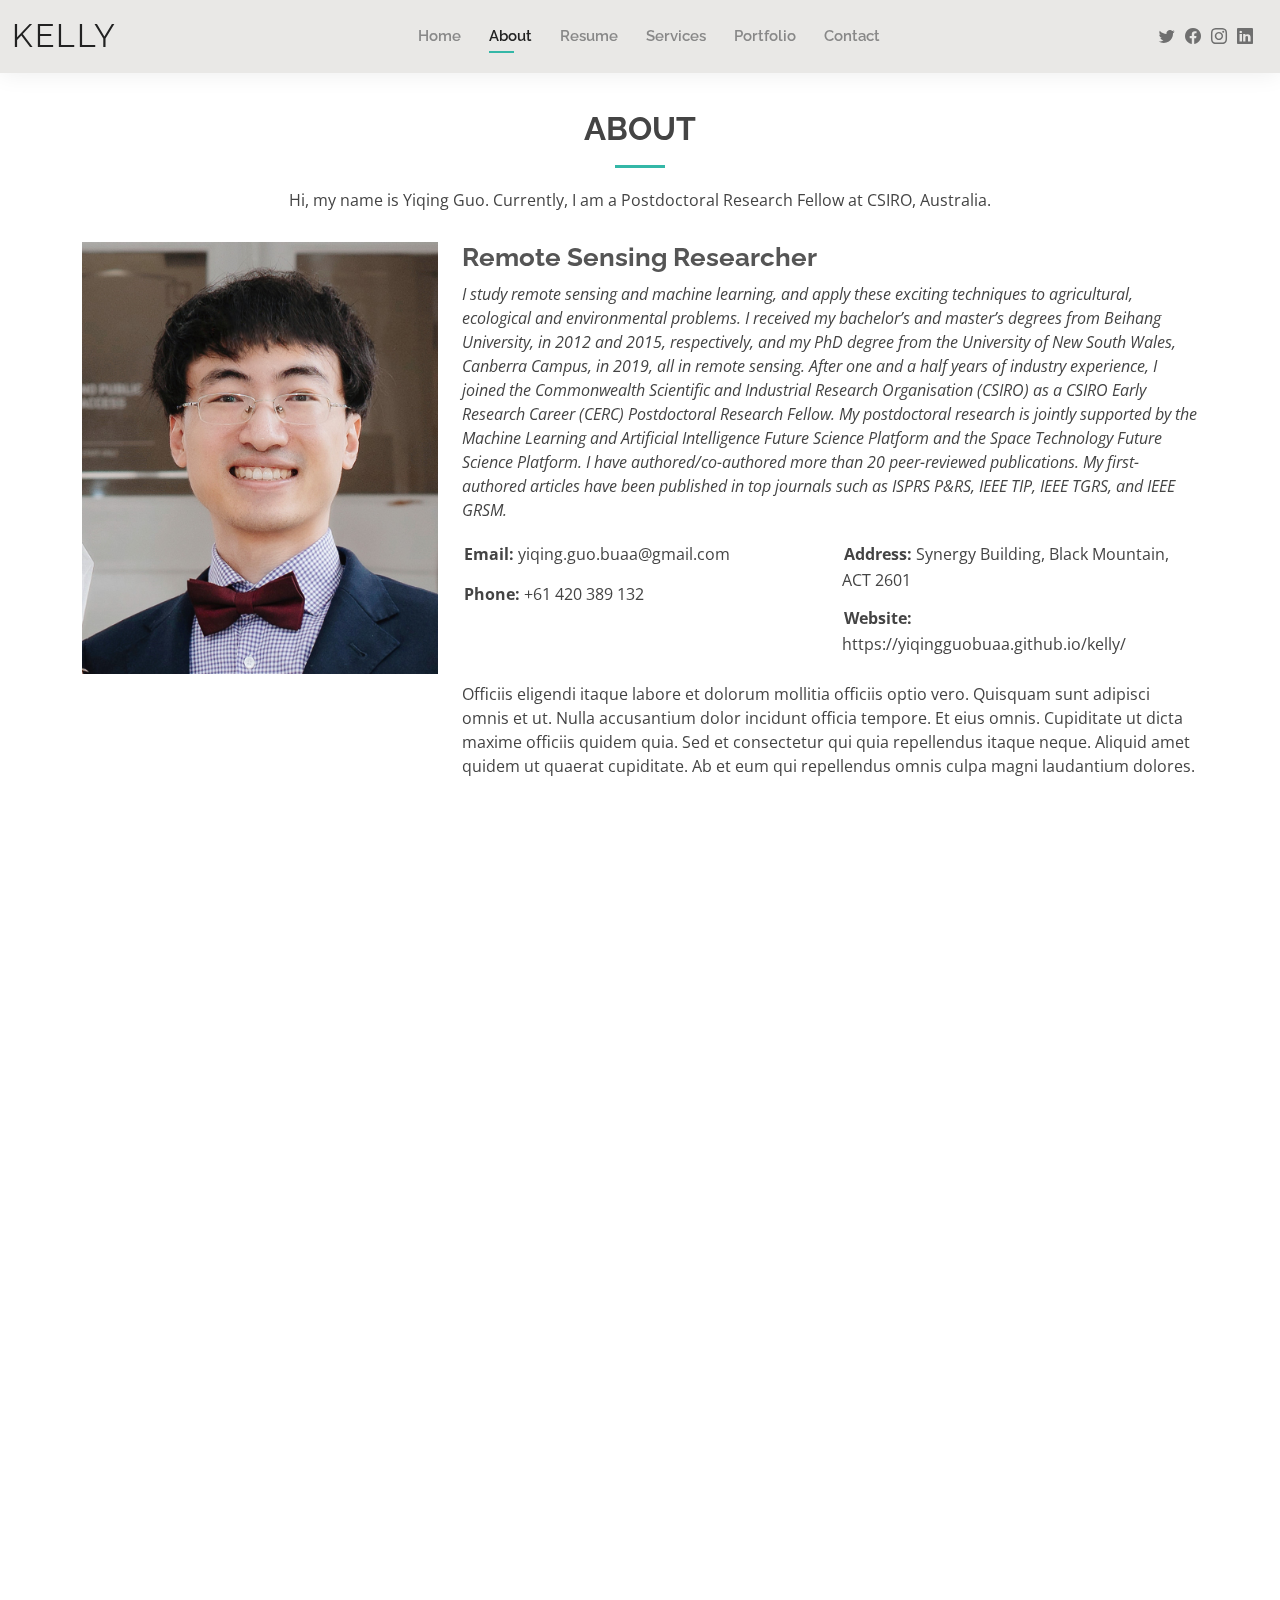
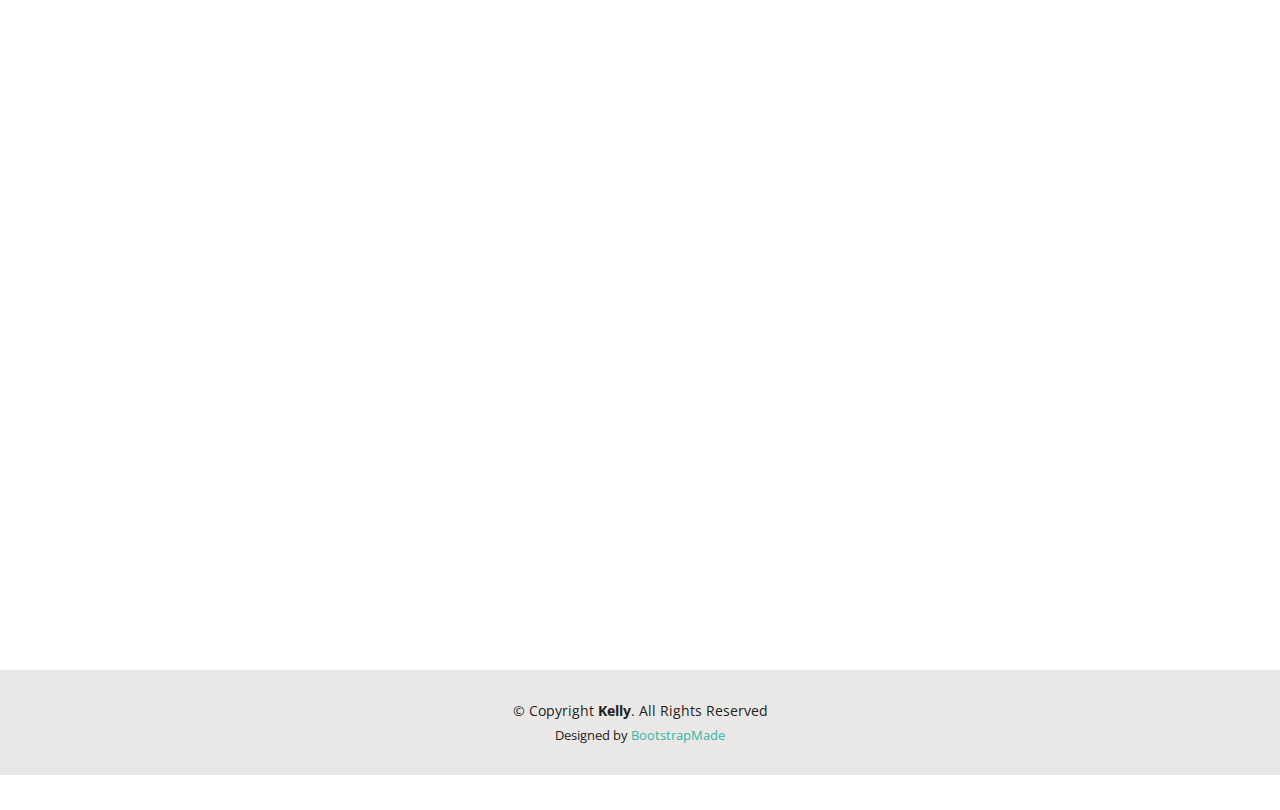
<file: about.html>
<!DOCTYPE html>
<html lang="en">

<head>
  <meta charset="utf-8">
  <meta content="width=device-width, initial-scale=1.0" name="viewport">

  <title>About - Kelly Bootstrap Template</title>
  <meta content="" name="description">
  <meta content="" name="keywords">

  <!-- Favicons -->
  <link href="assets/img/favicon.png" rel="icon">
  <link href="assets/img/apple-touch-icon.png" rel="apple-touch-icon">

  <!-- Google Fonts -->
  <link href="https://fonts.googleapis.com/css?family=Open+Sans:300,300i,400,400i,600,600i,700,700i|Raleway:300,300i,400,400i,500,500i,600,600i,700,700i|Poppins:300,300i,400,400i,500,500i,600,600i,700,700i" rel="stylesheet">

  <!-- Vendor CSS Files -->
  <link href="assets/vendor/aos/aos.css" rel="stylesheet">
  <link href="assets/vendor/bootstrap/css/bootstrap.min.css" rel="stylesheet">
  <link href="assets/vendor/bootstrap-icons/bootstrap-icons.css" rel="stylesheet">
  <link href="assets/vendor/boxicons/css/boxicons.min.css" rel="stylesheet">
  <link href="assets/vendor/glightbox/css/glightbox.min.css" rel="stylesheet">
  <link href="assets/vendor/swiper/swiper-bundle.min.css" rel="stylesheet">

  <!-- Template Main CSS File -->
  <link href="assets/css/style.css" rel="stylesheet">

  <!-- =======================================================
  * Template Name: Kelly - v4.9.1
  * Template URL: https://bootstrapmade.com/kelly-free-bootstrap-cv-resume-html-template/
  * Author: BootstrapMade.com
  * License: https://bootstrapmade.com/license/
  ======================================================== -->
</head>

<body>

  <!-- ======= Header ======= -->
  <header id="header" class="fixed-top">
    <div class="container-fluid d-flex justify-content-between align-items-center">

      <h1 class="logo me-auto me-lg-0"><a href="index.html">Kelly</a></h1>
      <!-- Uncomment below if you prefer to use an image logo -->
      <!-- <a href="index.html" class="logo"><img src="assets/img/logo.png" alt="" class="img-fluid"></a>-->

      <nav id="navbar" class="navbar order-last order-lg-0">
        <ul>
          <li><a href="index.html">Home</a></li>
          <li><a class="active" href="about.html">About</a></li>
          <li><a href="resume.html">Resume</a></li>
          <li><a href="services.html">Services</a></li>
          <li><a href="portfolio.html">Portfolio</a></li>
          <li><a href="contact.html">Contact</a></li>
        </ul>
        <i class="bi bi-list mobile-nav-toggle"></i>
      </nav><!-- .navbar -->

      <div class="header-social-links">
        <a href="#" class="twitter"><i class="bi bi-twitter"></i></a>
        <a href="#" class="facebook"><i class="bi bi-facebook"></i></a>
        <a href="#" class="instagram"><i class="bi bi-instagram"></i></a>
        <a href="#" class="linkedin"><i class="bi bi-linkedin"></i></i></a>
      </div>

    </div>

  </header><!-- End Header -->

  <main id="main">

    <!-- ======= About Section ======= -->
    <section id="about" class="about">
      <div class="container" data-aos="fade-up">

        <div class="section-title">
          <h2>About</h2>
          <p>Hi, my name is Yiqing Guo. Currently, I am a Postdoctoral Research Fellow at CSIRO, Australia.</p>

        </div>

        <div class="row">
          <div class="col-lg-4">
            <img src="assets/img/yiqing_guo_photo.jpg" class="img-fluid" alt="">
          </div>
          <div class="col-lg-8 pt-4 pt-lg-0 content">
            <h3>Remote Sensing Researcher</h3>
            <p class="fst-italic">
              I study remote sensing and machine learning, and apply these exciting techniques to agricultural, ecological and environmental problems.
            I received my bachelor’s and master’s degrees from Beihang University, in 2012 and 2015, respectively, and my PhD degree from the University of New South Wales, Canberra Campus, in 2019, all in remote sensing.
            After one and a half years of industry experience, I joined the Commonwealth Scientific and Industrial Research Organisation (CSIRO) as a CSIRO Early Research Career (CERC) Postdoctoral Research Fellow. My postdoctoral research is jointly supported by the Machine Learning and Artificial Intelligence Future Science Platform and the Space Technology Future Science Platform.
            I have authored/co-authored more than 20 peer-reviewed publications. My first-authored articles have been published in top journals such as ISPRS P&RS, IEEE TIP, IEEE TGRS, and IEEE GRSM.
            </p>
            <div class="row">
              <div class="col-lg-6">
                <ul>
                  <li><i class="bi bi-rounded-right"></i> <strong>Email:</strong> yiqing.guo.buaa@gmail.com</li>
                  <li><i class="bi bi-rounded-right"></i> <strong>Phone:</strong> +61 420 389 132</li>
                  </ul>
              </div>
              <div class="col-lg-6">
                <ul>
                  <li><i class="bi bi-rounded-right"></i> <strong>Address:</strong> Synergy Building, Black Mountain, ACT 2601</li>
                  <li><i class="bi bi-rounded-right"></i> <strong>Website:</strong> https://yiqingguobuaa.github.io/kelly/</li>
                </ul>
              </div>
            </div>
            <p>
              Officiis eligendi itaque labore et dolorum mollitia officiis optio vero. Quisquam sunt adipisci omnis et ut. Nulla accusantium dolor incidunt officia tempore. Et eius omnis.
              Cupiditate ut dicta maxime officiis quidem quia. Sed et consectetur qui quia repellendus itaque neque. Aliquid amet quidem ut quaerat cupiditate. Ab et eum qui repellendus omnis culpa magni laudantium dolores.
            </p>
          </div>
        </div>

      </div>
    </section><!-- End About Section -->

    <!-- ======= Skills Section ======= -->
    <section id="skills" class="skills">
      <div class="container" data-aos="fade-up">

        <div class="section-title">
          <h2>Skills</h2>
          <p>Magnam dolores commodi suscipit. Necessitatibus eius consequatur ex aliquid fuga eum quidem. Sit sint consectetur velit. Quisquam quos quisquam cupiditate. Et nemo qui impedit suscipit alias ea. Quia fugiat sit in iste officiis commodi quidem hic quas.</p>
        </div>

        <div class="row skills-content">

          <div class="col-lg-6">

            <div class="progress">
              <span class="skill">HTML <i class="val">100%</i></span>
              <div class="progress-bar-wrap">
                <div class="progress-bar" role="progressbar" aria-valuenow="100" aria-valuemin="0" aria-valuemax="100"></div>
              </div>
            </div>

            <div class="progress">
              <span class="skill">CSS <i class="val">90%</i></span>
              <div class="progress-bar-wrap">
                <div class="progress-bar" role="progressbar" aria-valuenow="90" aria-valuemin="0" aria-valuemax="100"></div>
              </div>
            </div>

            <div class="progress">
              <span class="skill">JavaScript <i class="val">75%</i></span>
              <div class="progress-bar-wrap">
                <div class="progress-bar" role="progressbar" aria-valuenow="75" aria-valuemin="0" aria-valuemax="100"></div>
              </div>
            </div>

          </div>

          <div class="col-lg-6">

            <div class="progress">
              <span class="skill">PHP <i class="val">80%</i></span>
              <div class="progress-bar-wrap">
                <div class="progress-bar" role="progressbar" aria-valuenow="80" aria-valuemin="0" aria-valuemax="100"></div>
              </div>
            </div>

            <div class="progress">
              <span class="skill">WordPress/CMS <i class="val">90%</i></span>
              <div class="progress-bar-wrap">
                <div class="progress-bar" role="progressbar" aria-valuenow="90" aria-valuemin="0" aria-valuemax="100"></div>
              </div>
            </div>

            <div class="progress">
              <span class="skill">Photoshop <i class="val">55%</i></span>
              <div class="progress-bar-wrap">
                <div class="progress-bar" role="progressbar" aria-valuenow="55" aria-valuemin="0" aria-valuemax="100"></div>
              </div>
            </div>

          </div>

        </div>

      </div>
    </section><!-- End Skills Section -->

    <!-- ======= Facts Section ======= -->
    <section id="facts" class="facts">
      <div class="container" data-aos="fade-up">

        <div class="section-title">
          <h2>Facts</h2>
          <p>Magnam dolores commodi suscipit. Necessitatibus eius consequatur ex aliquid fuga eum quidem. Sit sint consectetur velit. Quisquam quos quisquam cupiditate. Et nemo qui impedit suscipit alias ea. Quia fugiat sit in iste officiis commodi quidem hic quas.</p>
        </div>

        <div class="row counters">

          <div class="col-lg-3 col-6 text-center">
            <span data-purecounter-start="0" data-purecounter-end="232" data-purecounter-duration="1" class="purecounter"></span>
            <p>Clients</p>
          </div>

          <div class="col-lg-3 col-6 text-center">
            <span data-purecounter-start="0" data-purecounter-end="521" data-purecounter-duration="1" class="purecounter"></span>
            <p>Projects</p>
          </div>

          <div class="col-lg-3 col-6 text-center">
            <span data-purecounter-start="0" data-purecounter-end="1463" data-purecounter-duration="1" class="purecounter"></span>
            <p>Hours Of Support</p>
          </div>

          <div class="col-lg-3 col-6 text-center">
            <span data-purecounter-start="0" data-purecounter-end="15" data-purecounter-duration="1" class="purecounter"></span>
            <p>Hard Workers</p>
          </div>

        </div>

      </div>
    </section><!-- End Facts Section -->

    <!-- ======= Testimonials Section ======= -->
    <section id="testimonials" class="testimonials">
      <div class="container" data-aos="fade-up">

        <div class="section-title">
          <h2>Testimonials</h2>
          <p>Magnam dolores commodi suscipit. Necessitatibus eius consequatur ex aliquid fuga eum quidem. Sit sint consectetur velit. Quisquam quos quisquam cupiditate. Et nemo qui impedit suscipit alias ea. Quia fugiat sit in iste officiis commodi quidem hic quas.</p>
        </div>

        <div class="testimonials-slider swiper" data-aos="fade-up" data-aos-delay="100">
          <div class="swiper-wrapper">

            <div class="swiper-slide">
              <div class="testimonial-item">
                <img src="assets/img/testimonials/testimonials-1.jpg" class="testimonial-img" alt="">
                <h3>Saul Goodman</h3>
                <h4>Ceo &amp; Founder</h4>
                <p>
                  <i class="bx bxs-quote-alt-left quote-icon-left"></i>
                  Proin iaculis purus consequat sem cure digni ssim donec porttitora entum suscipit rhoncus. Accusantium quam, ultricies eget id, aliquam eget nibh et. Maecen aliquam, risus at semper.
                  <i class="bx bxs-quote-alt-right quote-icon-right"></i>
                </p>
              </div>
            </div><!-- End testimonial item -->

            <div class="swiper-slide">
              <div class="testimonial-item">
                <img src="assets/img/testimonials/testimonials-2.jpg" class="testimonial-img" alt="">
                <h3>Sara Wilsson</h3>
                <h4>Designer</h4>
                <p>
                  <i class="bx bxs-quote-alt-left quote-icon-left"></i>
                  Export tempor illum tamen malis malis eram quae irure esse labore quem cillum quid cillum eram malis quorum velit fore eram velit sunt aliqua noster fugiat irure amet legam anim culpa.
                  <i class="bx bxs-quote-alt-right quote-icon-right"></i>
                </p>
              </div>
            </div><!-- End testimonial item -->

            <div class="swiper-slide">
              <div class="testimonial-item">
                <img src="assets/img/testimonials/testimonials-3.jpg" class="testimonial-img" alt="">
                <h3>Jena Karlis</h3>
                <h4>Store Owner</h4>
                <p>
                  <i class="bx bxs-quote-alt-left quote-icon-left"></i>
                  Enim nisi quem export duis labore cillum quae magna enim sint quorum nulla quem veniam duis minim tempor labore quem eram duis noster aute amet eram fore quis sint minim.
                  <i class="bx bxs-quote-alt-right quote-icon-right"></i>
                </p>
              </div>
            </div><!-- End testimonial item -->

            <div class="swiper-slide">
              <div class="testimonial-item">
                <img src="assets/img/testimonials/testimonials-4.jpg" class="testimonial-img" alt="">
                <h3>Matt Brandon</h3>
                <h4>Freelancer</h4>
                <p>
                  <i class="bx bxs-quote-alt-left quote-icon-left"></i>
                  Fugiat enim eram quae cillum dolore dolor amet nulla culpa multos export minim fugiat minim velit minim dolor enim duis veniam ipsum anim magna sunt elit fore quem dolore labore illum veniam.
                  <i class="bx bxs-quote-alt-right quote-icon-right"></i>
                </p>
              </div>
            </div><!-- End testimonial item -->

            <div class="swiper-slide">
              <div class="testimonial-item">
                <img src="assets/img/testimonials/testimonials-5.jpg" class="testimonial-img" alt="">
                <h3>John Larson</h3>
                <h4>Entrepreneur</h4>
                <p>
                  <i class="bx bxs-quote-alt-left quote-icon-left"></i>
                  Quis quorum aliqua sint quem legam fore sunt eram irure aliqua veniam tempor noster veniam enim culpa labore duis sunt culpa nulla illum cillum fugiat legam esse veniam culpa fore nisi cillum quid.
                  <i class="bx bxs-quote-alt-right quote-icon-right"></i>
                </p>
              </div>
            </div><!-- End testimonial item -->

          </div>
          <div class="swiper-pagination"></div>
        </div>

      </div>
    </section><!-- End Testimonials Section -->

  </main><!-- End #main -->

  <!-- ======= Footer ======= -->
  <footer id="footer">
    <div class="container">
      <div class="copyright">
        &copy; Copyright <strong><span>Kelly</span></strong>. All Rights Reserved
      </div>
      <div class="credits">
        <!-- All the links in the footer should remain intact. -->
        <!-- You can delete the links only if you purchased the pro version. -->
        <!-- Licensing information: https://bootstrapmade.com/license/ -->
        <!-- Purchase the pro version with working PHP/AJAX contact form: https://bootstrapmade.com/kelly-free-bootstrap-cv-resume-html-template/ -->
        Designed by <a href="https://bootstrapmade.com/">BootstrapMade</a>
      </div>
    </div>
  </footer><!-- End  Footer -->

  <div id="preloader"></div>
  <a href="#" class="back-to-top d-flex align-items-center justify-content-center"><i class="bi bi-arrow-up-short"></i></a>

  <!-- Vendor JS Files -->
  <script src="assets/vendor/purecounter/purecounter_vanilla.js"></script>
  <script src="assets/vendor/aos/aos.js"></script>
  <script src="assets/vendor/bootstrap/js/bootstrap.bundle.min.js"></script>
  <script src="assets/vendor/glightbox/js/glightbox.min.js"></script>
  <script src="assets/vendor/isotope-layout/isotope.pkgd.min.js"></script>
  <script src="assets/vendor/swiper/swiper-bundle.min.js"></script>
  <script src="assets/vendor/waypoints/noframework.waypoints.js"></script>
  <script src="assets/vendor/php-email-form/validate.js"></script>

  <!-- Template Main JS File -->
  <script src="assets/js/main.js"></script>

</body>

</html>
</file>
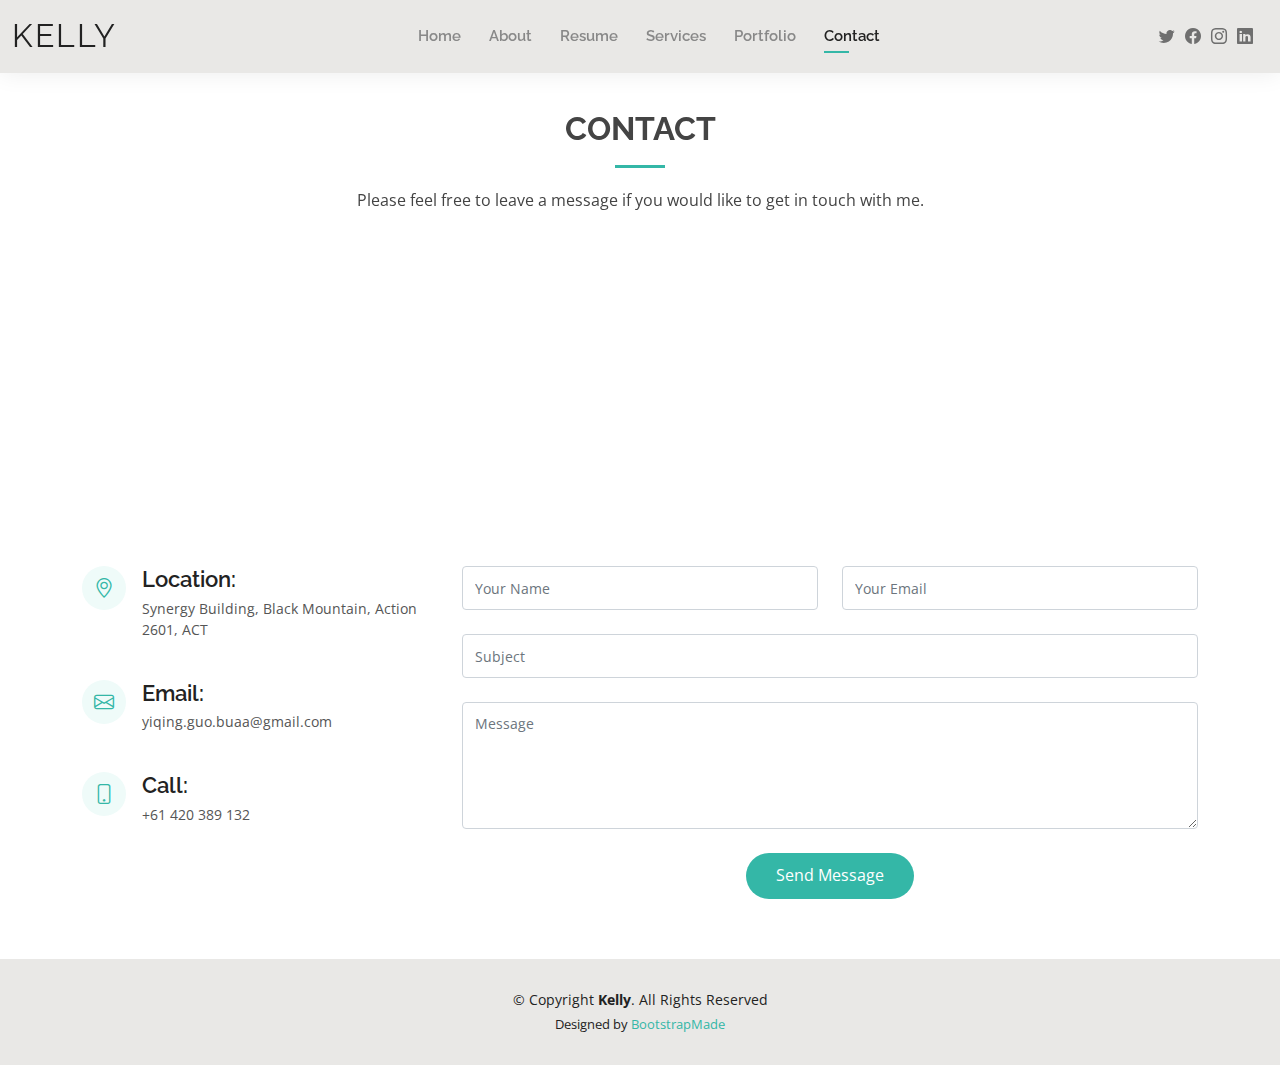
<file: contact.html>
<!DOCTYPE html>
<html lang="en">

<head>
  <meta charset="utf-8">
  <meta content="width=device-width, initial-scale=1.0" name="viewport">

  <title>Contact - Kelly Bootstrap Template</title>
  <meta content="" name="description">
  <meta content="" name="keywords">

  <!-- Favicons -->
  <link href="assets/img/favicon.png" rel="icon">
  <link href="assets/img/apple-touch-icon.png" rel="apple-touch-icon">

  <!-- Google Fonts -->
  <link href="https://fonts.googleapis.com/css?family=Open+Sans:300,300i,400,400i,600,600i,700,700i|Raleway:300,300i,400,400i,500,500i,600,600i,700,700i|Poppins:300,300i,400,400i,500,500i,600,600i,700,700i" rel="stylesheet">

  <!-- Vendor CSS Files -->
  <link href="assets/vendor/aos/aos.css" rel="stylesheet">
  <link href="assets/vendor/bootstrap/css/bootstrap.min.css" rel="stylesheet">
  <link href="assets/vendor/bootstrap-icons/bootstrap-icons.css" rel="stylesheet">
  <link href="assets/vendor/boxicons/css/boxicons.min.css" rel="stylesheet">
  <link href="assets/vendor/glightbox/css/glightbox.min.css" rel="stylesheet">
  <link href="assets/vendor/swiper/swiper-bundle.min.css" rel="stylesheet">

  <!-- Template Main CSS File -->
  <link href="assets/css/style.css" rel="stylesheet">

  <!-- =======================================================
  * Template Name: Kelly - v4.9.1
  * Template URL: https://bootstrapmade.com/kelly-free-bootstrap-cv-resume-html-template/
  * Author: BootstrapMade.com
  * License: https://bootstrapmade.com/license/
  ======================================================== -->
</head>

<body>

  <!-- ======= Header ======= -->
  <header id="header" class="fixed-top">
    <div class="container-fluid d-flex justify-content-between align-items-center">

      <h1 class="logo me-auto me-lg-0"><a href="index.html">Kelly</a></h1>
      <!-- Uncomment below if you prefer to use an image logo -->
      <!-- <a href="index.html" class="logo"><img src="assets/img/logo.png" alt="" class="img-fluid"></a>-->

      <nav id="navbar" class="navbar order-last order-lg-0">
        <ul>
          <li><a href="index.html">Home</a></li>
          <li><a href="about.html">About</a></li>
          <li><a href="resume.html">Resume</a></li>
          <li><a href="services.html">Services</a></li>
          <li><a href="portfolio.html">Portfolio</a></li>
          <li><a class="active" href="contact.html">Contact</a></li>
        </ul>
        <i class="bi bi-list mobile-nav-toggle"></i>
      </nav><!-- .navbar -->

      <div class="header-social-links">
        <a href="#" class="twitter"><i class="bi bi-twitter"></i></a>
        <a href="#" class="facebook"><i class="bi bi-facebook"></i></a>
        <a href="#" class="instagram"><i class="bi bi-instagram"></i></a>
        <a href="#" class="linkedin"><i class="bi bi-linkedin"></i></i></a>
      </div>

    </div>

  </header><!-- End Header -->

  <main id="main">

    <!-- ======= Contact Section ======= -->
    <section id="contact" class="contact">
      <div class="container" data-aos="fade-up">

        <div class="section-title">
          <h2>Contact</h2>
          <p>Please feel free to leave a message if you would like to get in touch with me.</p>
        </div>

        <div>
          <iframe style="border:0; width: 100%; height: 270px;" src="https://www.google.com/maps/embed?pb=!1m18!1m12!1m3!1d13029.081284008069!2d149.11565715!3d-35.27440475!2m3!1f0!2f0!3f0!3m2!1i1024!2i768!4f13.1!3m3!1m2!1s0x6b164d4fe410a63b%3A0xe5752f73c5a6942b!2sCSIRO%20-%20Black%20Mountain%20Site!5e0!3m2!1sen!2sau!4v1667277969057!5m2!1sen!2sau" frameborder="0" allowfullscreen></iframe>
        </div>

        <div class="row mt-5">

          <div class="col-lg-4">
            <div class="info">
              <div class="address">
                <i class="bi bi-geo-alt"></i>
                <h4>Location:</h4>
                <p>Synergy Building, Black Mountain, Action 2601, ACT</p>
              </div>

              <div class="email">
                <i class="bi bi-envelope"></i>
                <h4>Email:</h4>
                <p>yiqing.guo.buaa@gmail.com</p>
              </div>

              <div class="phone">
                <i class="bi bi-phone"></i>
                <h4>Call:</h4>
                <p>+61 420 389 132</p>
              </div>

            </div>

          </div>

          <div class="col-lg-8 mt-5 mt-lg-0">

            <form action="forms/contact.php" method="post" role="form" class="php-email-form">
              <div class="row">
                <div class="col-md-6 form-group">
                  <input type="text" name="name" class="form-control" id="name" placeholder="Your Name" required>
                </div>
                <div class="col-md-6 form-group mt-3 mt-md-0">
                  <input type="email" class="form-control" name="email" id="email" placeholder="Your Email" required>
                </div>
              </div>
              <div class="form-group mt-3">
                <input type="text" class="form-control" name="subject" id="subject" placeholder="Subject" required>
              </div>
              <div class="form-group mt-3">
                <textarea class="form-control" name="message" rows="5" placeholder="Message" required></textarea>
              </div>
              <div class="my-3">
                <div class="loading">Loading</div>
                <div class="error-message"></div>
                <div class="sent-message">Your message has been sent. Thank you!</div>
              </div>
              <div class="text-center"><button type="submit">Send Message</button></div>
            </form>

          </div>

        </div>

      </div>
    </section><!-- End Contact Section -->

  </main><!-- End #main -->

  <!-- ======= Footer ======= -->
  <footer id="footer">
    <div class="container">
      <div class="copyright">
        &copy; Copyright <strong><span>Kelly</span></strong>. All Rights Reserved
      </div>
      <div class="credits">
        <!-- All the links in the footer should remain intact. -->
        <!-- You can delete the links only if you purchased the pro version. -->
        <!-- Licensing information: https://bootstrapmade.com/license/ -->
        <!-- Purchase the pro version with working PHP/AJAX contact form: https://bootstrapmade.com/kelly-free-bootstrap-cv-resume-html-template/ -->
        Designed by <a href="https://bootstrapmade.com/">BootstrapMade</a>
      </div>
    </div>
  </footer><!-- End  Footer -->

  <div id="preloader"></div>
  <a href="#" class="back-to-top d-flex align-items-center justify-content-center"><i class="bi bi-arrow-up-short"></i></a>

  <!-- Vendor JS Files -->
  <script src="assets/vendor/purecounter/purecounter_vanilla.js"></script>
  <script src="assets/vendor/aos/aos.js"></script>
  <script src="assets/vendor/bootstrap/js/bootstrap.bundle.min.js"></script>
  <script src="assets/vendor/glightbox/js/glightbox.min.js"></script>
  <script src="assets/vendor/isotope-layout/isotope.pkgd.min.js"></script>
  <script src="assets/vendor/swiper/swiper-bundle.min.js"></script>
  <script src="assets/vendor/waypoints/noframework.waypoints.js"></script>
  <script src="assets/vendor/php-email-form/validate.js"></script>

  <!-- Template Main JS File -->
  <script src="assets/js/main.js"></script>

</body>

</html>
</file>
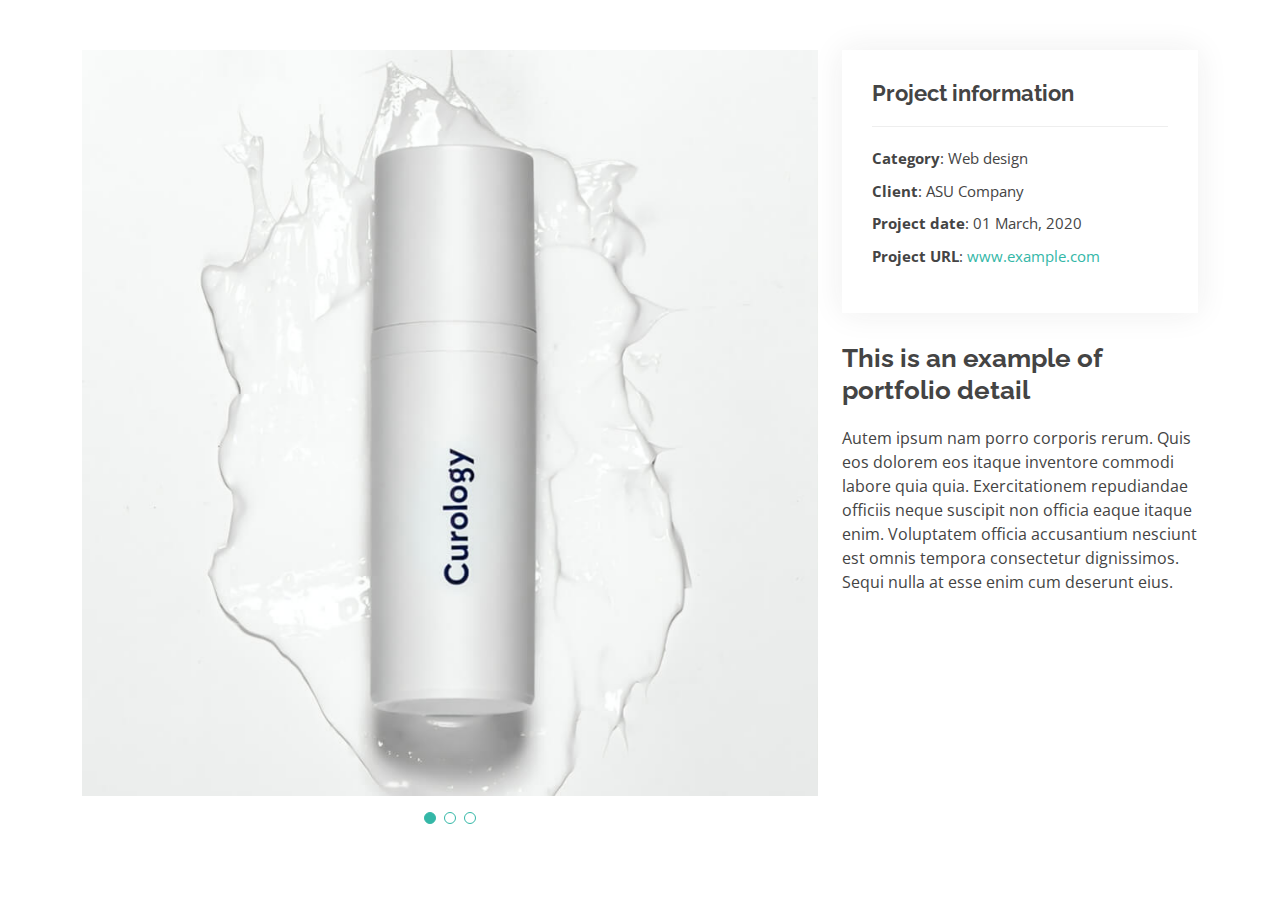
<file: portfolio-details.html>
<!DOCTYPE html>
<html lang="en">

<head>
  <meta charset="utf-8">
  <meta content="width=device-width, initial-scale=1.0" name="viewport">

  <title>Portfolio Details - Kelly Bootstrap Template</title>
  <meta content="" name="description">
  <meta content="" name="keywords">

  <!-- Favicons -->
  <link href="assets/img/favicon.png" rel="icon">
  <link href="assets/img/apple-touch-icon.png" rel="apple-touch-icon">

  <!-- Google Fonts -->
  <link href="https://fonts.googleapis.com/css?family=Open+Sans:300,300i,400,400i,600,600i,700,700i|Raleway:300,300i,400,400i,500,500i,600,600i,700,700i|Poppins:300,300i,400,400i,500,500i,600,600i,700,700i" rel="stylesheet">

  <!-- Vendor CSS Files -->
  <link href="assets/vendor/aos/aos.css" rel="stylesheet">
  <link href="assets/vendor/bootstrap/css/bootstrap.min.css" rel="stylesheet">
  <link href="assets/vendor/bootstrap-icons/bootstrap-icons.css" rel="stylesheet">
  <link href="assets/vendor/boxicons/css/boxicons.min.css" rel="stylesheet">
  <link href="assets/vendor/glightbox/css/glightbox.min.css" rel="stylesheet">
  <link href="assets/vendor/swiper/swiper-bundle.min.css" rel="stylesheet">

  <!-- Template Main CSS File -->
  <link href="assets/css/style.css" rel="stylesheet">

  <!-- =======================================================
  * Template Name: Kelly - v4.9.1
  * Template URL: https://bootstrapmade.com/kelly-free-bootstrap-cv-resume-html-template/
  * Author: BootstrapMade.com
  * License: https://bootstrapmade.com/license/
  ======================================================== -->
</head>

<body>

  <main id="main">

    <!-- ======= Portfolio Details Section ======= -->
    <section id="portfolio-details" class="portfolio-details">
      <div class="container">

        <div class="row gy-4">

          <div class="col-lg-8">
            <div class="portfolio-details-slider swiper">
              <div class="swiper-wrapper align-items-center">

                <div class="swiper-slide">
                  <img src="assets/img/portfolio/portfolio-1.jpg" alt="">
                </div>

                <div class="swiper-slide">
                  <img src="assets/img/portfolio/portfolio-2.jpg" alt="">
                </div>

                <div class="swiper-slide">
                  <img src="assets/img/portfolio/portfolio-3.jpg" alt="">
                </div>

              </div>
              <div class="swiper-pagination"></div>
            </div>
          </div>

          <div class="col-lg-4">
            <div class="portfolio-info">
              <h3>Project information</h3>
              <ul>
                <li><strong>Category</strong>: Web design</li>
                <li><strong>Client</strong>: ASU Company</li>
                <li><strong>Project date</strong>: 01 March, 2020</li>
                <li><strong>Project URL</strong>: <a href="#">www.example.com</a></li>
              </ul>
            </div>
            <div class="portfolio-description">
              <h2>This is an example of portfolio detail</h2>
              <p>
                Autem ipsum nam porro corporis rerum. Quis eos dolorem eos itaque inventore commodi labore quia quia. Exercitationem repudiandae officiis neque suscipit non officia eaque itaque enim. Voluptatem officia accusantium nesciunt est omnis tempora consectetur dignissimos. Sequi nulla at esse enim cum deserunt eius.
              </p>
            </div>
          </div>

        </div>

      </div>
    </section><!-- End Portfolio Details Section -->

  </main><!-- End #main -->

  <div id="preloader"></div>
  <a href="#" class="back-to-top d-flex align-items-center justify-content-center"><i class="bi bi-arrow-up-short"></i></a>

  <!-- Vendor JS Files -->
  <script src="assets/vendor/purecounter/purecounter_vanilla.js"></script>
  <script src="assets/vendor/aos/aos.js"></script>
  <script src="assets/vendor/bootstrap/js/bootstrap.bundle.min.js"></script>
  <script src="assets/vendor/glightbox/js/glightbox.min.js"></script>
  <script src="assets/vendor/isotope-layout/isotope.pkgd.min.js"></script>
  <script src="assets/vendor/swiper/swiper-bundle.min.js"></script>
  <script src="assets/vendor/waypoints/noframework.waypoints.js"></script>
  <script src="assets/vendor/php-email-form/validate.js"></script>

  <!-- Template Main JS File -->
  <script src="assets/js/main.js"></script>

</body>

</html>
</file>
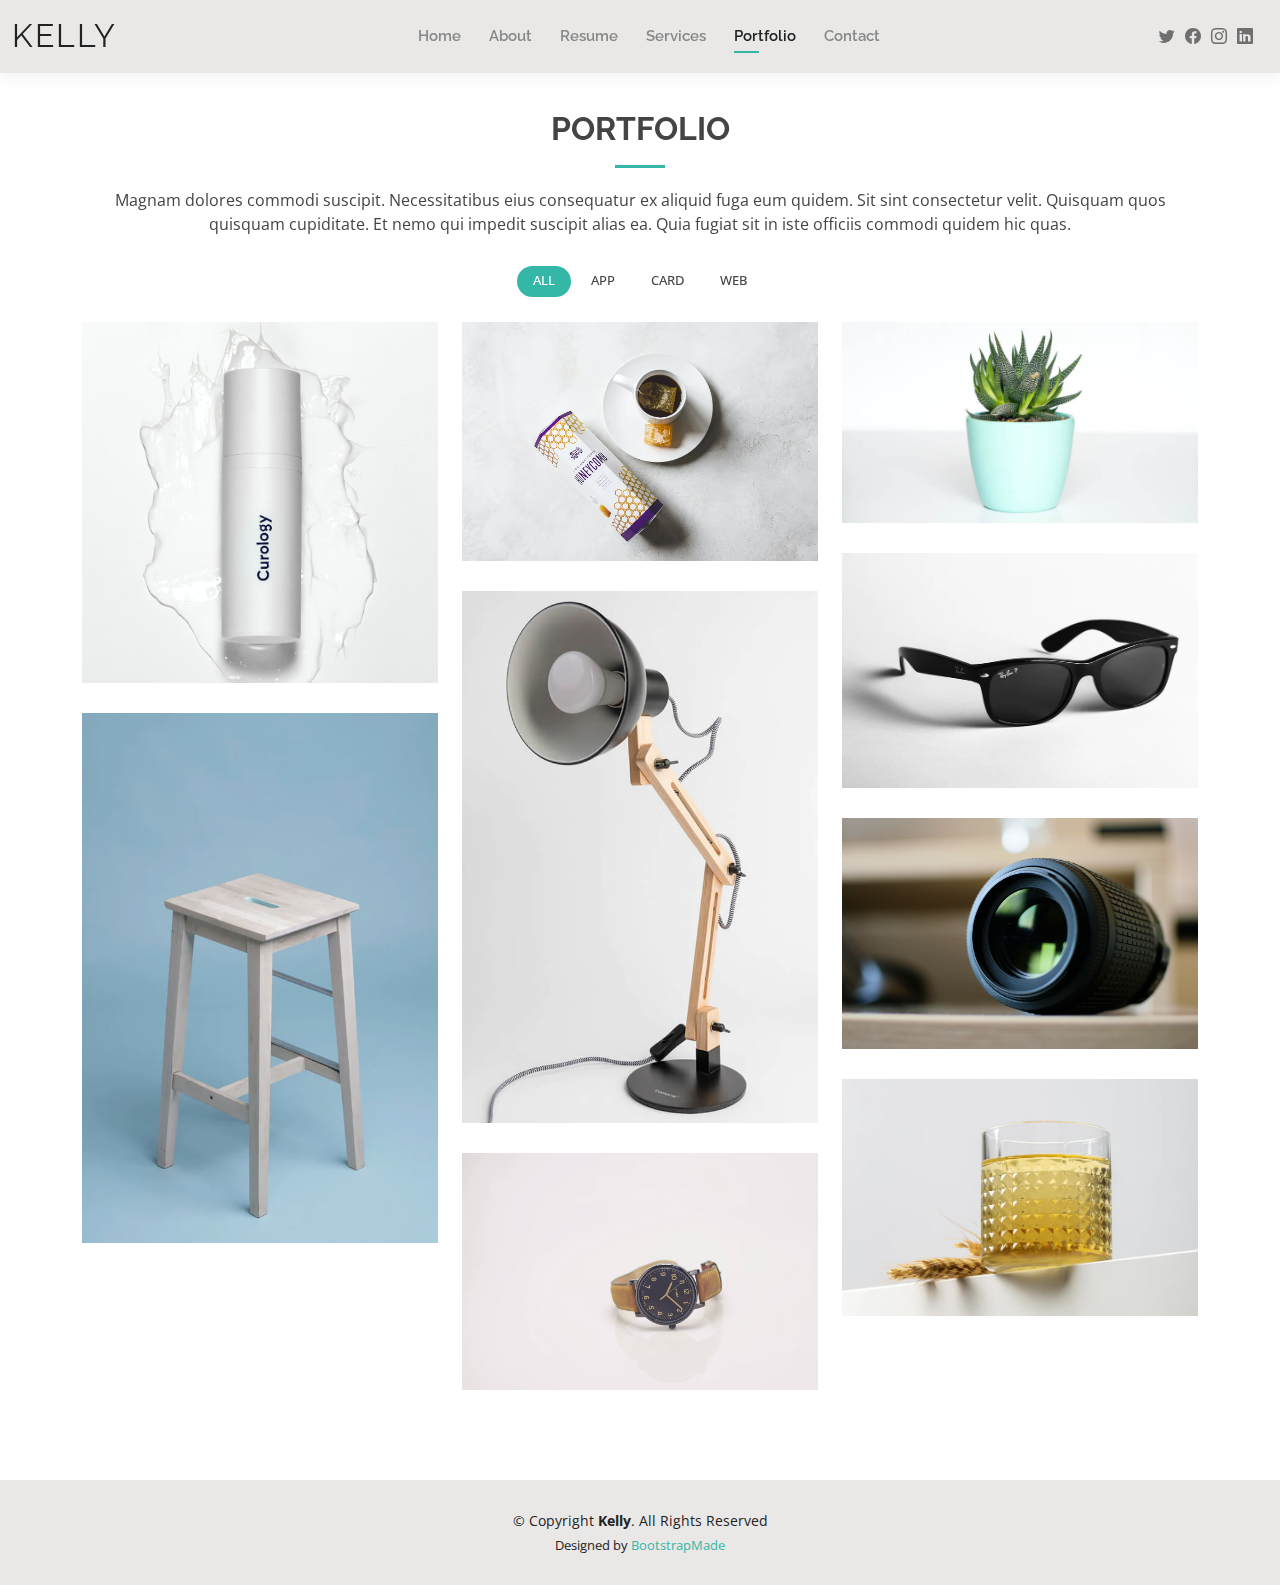
<file: portfolio.html>
<!DOCTYPE html>
<html lang="en">

<head>
  <meta charset="utf-8">
  <meta content="width=device-width, initial-scale=1.0" name="viewport">

  <title>Portfolio - Kelly Bootstrap Template</title>
  <meta content="" name="description">
  <meta content="" name="keywords">

  <!-- Favicons -->
  <link href="assets/img/favicon.png" rel="icon">
  <link href="assets/img/apple-touch-icon.png" rel="apple-touch-icon">

  <!-- Google Fonts -->
  <link href="https://fonts.googleapis.com/css?family=Open+Sans:300,300i,400,400i,600,600i,700,700i|Raleway:300,300i,400,400i,500,500i,600,600i,700,700i|Poppins:300,300i,400,400i,500,500i,600,600i,700,700i" rel="stylesheet">

  <!-- Vendor CSS Files -->
  <link href="assets/vendor/aos/aos.css" rel="stylesheet">
  <link href="assets/vendor/bootstrap/css/bootstrap.min.css" rel="stylesheet">
  <link href="assets/vendor/bootstrap-icons/bootstrap-icons.css" rel="stylesheet">
  <link href="assets/vendor/boxicons/css/boxicons.min.css" rel="stylesheet">
  <link href="assets/vendor/glightbox/css/glightbox.min.css" rel="stylesheet">
  <link href="assets/vendor/swiper/swiper-bundle.min.css" rel="stylesheet">

  <!-- Template Main CSS File -->
  <link href="assets/css/style.css" rel="stylesheet">

  <!-- =======================================================
  * Template Name: Kelly - v4.9.1
  * Template URL: https://bootstrapmade.com/kelly-free-bootstrap-cv-resume-html-template/
  * Author: BootstrapMade.com
  * License: https://bootstrapmade.com/license/
  ======================================================== -->
</head>

<body>

  <!-- ======= Header ======= -->
  <header id="header" class="fixed-top">
    <div class="container-fluid d-flex justify-content-between align-items-center">

      <h1 class="logo me-auto me-lg-0"><a href="index.html">Kelly</a></h1>
      <!-- Uncomment below if you prefer to use an image logo -->
      <!-- <a href="index.html" class="logo"><img src="assets/img/logo.png" alt="" class="img-fluid"></a>-->

      <nav id="navbar" class="navbar order-last order-lg-0">
        <ul>
          <li><a href="index.html">Home</a></li>
          <li><a href="about.html">About</a></li>
          <li><a href="resume.html">Resume</a></li>
          <li><a href="services.html">Services</a></li>
          <li><a class="active" href="portfolio.html">Portfolio</a></li>
          <li><a href="contact.html">Contact</a></li>
        </ul>
        <i class="bi bi-list mobile-nav-toggle"></i>
      </nav><!-- .navbar -->

      <div class="header-social-links">
        <a href="#" class="twitter"><i class="bi bi-twitter"></i></a>
        <a href="#" class="facebook"><i class="bi bi-facebook"></i></a>
        <a href="#" class="instagram"><i class="bi bi-instagram"></i></a>
        <a href="#" class="linkedin"><i class="bi bi-linkedin"></i></i></a>
      </div>

    </div>

  </header><!-- End Header -->

  <main id="main">

    <!-- ======= Portfolio Section ======= -->
    <section id="portfolio" class="portfolio">
      <div class="container" data-aos="fade-up">

        <div class="section-title">
          <h2>Portfolio</h2>
          <p>Magnam dolores commodi suscipit. Necessitatibus eius consequatur ex aliquid fuga eum quidem. Sit sint consectetur velit. Quisquam quos quisquam cupiditate. Et nemo qui impedit suscipit alias ea. Quia fugiat sit in iste officiis commodi quidem hic quas.</p>
        </div>

        <div class="row" data-aos="fade-up" data-aos-delay="100">
          <div class="col-lg-12 d-flex justify-content-center">
            <ul id="portfolio-flters">
              <li data-filter="*" class="filter-active">All</li>
              <li data-filter=".filter-app">App</li>
              <li data-filter=".filter-card">Card</li>
              <li data-filter=".filter-web">Web</li>
            </ul>
          </div>
        </div>

        <div class="row portfolio-container" data-aos="fade-up" data-aos-delay="200">

          <div class="col-lg-4 col-md-6 portfolio-item filter-app">
            <div class="portfolio-wrap">
              <img src="assets/img/portfolio/portfolio-1.jpg" class="img-fluid" alt="">
              <div class="portfolio-info">
                <h4>App 1</h4>
                <p>App</p>
                <div class="portfolio-links">
                  <a href="assets/img/portfolio/portfolio-1.jpg" data-gallery="portfolioGallery" class="portfolio-lightbox" title="App 1"><i class="bx bx-plus"></i></a>
                  <a href="portfolio-details.html" class="portfolio-details-lightbox" data-glightbox="type: external" title="Portfolio Details"><i class="bx bx-link"></i></a>
                </div>
              </div>
            </div>
          </div>

          <div class="col-lg-4 col-md-6 portfolio-item filter-web">
            <div class="portfolio-wrap">
              <img src="assets/img/portfolio/portfolio-2.jpg" class="img-fluid" alt="">
              <div class="portfolio-info">
                <h4>Web 3</h4>
                <p>Web</p>
                <div class="portfolio-links">
                  <a href="assets/img/portfolio/portfolio-2.jpg" data-gallery="portfolioGallery" class="portfolio-lightbox" title="Web 3"><i class="bx bx-plus"></i></a>
                  <a href="portfolio-details.html" class="portfolio-details-lightbox" data-glightbox="type: external" title="Portfolio Details"><i class="bx bx-link"></i></a>
                </div>
              </div>
            </div>
          </div>

          <div class="col-lg-4 col-md-6 portfolio-item filter-app">
            <div class="portfolio-wrap">
              <img src="assets/img/portfolio/portfolio-3.jpg" class="img-fluid" alt="">
              <div class="portfolio-info">
                <h4>App 2</h4>
                <p>App</p>
                <div class="portfolio-links">
                  <a href="assets/img/portfolio/portfolio-3.jpg" data-gallery="portfolioGallery" class="portfolio-lightbox" title="App 2"><i class="bx bx-plus"></i></a>
                  <a href="portfolio-details.html" class="portfolio-details-lightbox" data-glightbox="type: external" title="Portfolio Details"><i class="bx bx-link"></i></a>
                </div>
              </div>
            </div>
          </div>

          <div class="col-lg-4 col-md-6 portfolio-item filter-card">
            <div class="portfolio-wrap">
              <img src="assets/img/portfolio/portfolio-4.jpg" class="img-fluid" alt="">
              <div class="portfolio-info">
                <h4>Card 2</h4>
                <p>Card</p>
                <div class="portfolio-links">
                  <a href="assets/img/portfolio/portfolio-4.jpg" data-gallery="portfolioGallery" class="portfolio-lightbox" title="Card 2"><i class="bx bx-plus"></i></a>
                  <a href="portfolio-details.html" class="portfolio-details-lightbox" data-glightbox="type: external" title="Portfolio Details"><i class="bx bx-link"></i></a>
                </div>
              </div>
            </div>
          </div>

          <div class="col-lg-4 col-md-6 portfolio-item filter-web">
            <div class="portfolio-wrap">
              <img src="assets/img/portfolio/portfolio-5.jpg" class="img-fluid" alt="">
              <div class="portfolio-info">
                <h4>Web 2</h4>
                <p>Web</p>
                <div class="portfolio-links">
                  <a href="assets/img/portfolio/portfolio-5.jpg" data-gallery="portfolioGallery" class="portfolio-lightbox" title="Web 2"><i class="bx bx-plus"></i></a>
                  <a href="portfolio-details.html" class="portfolio-details-lightbox" data-glightbox="type: external" title="Portfolio Details"><i class="bx bx-link"></i></a>
                </div>
              </div>
            </div>
          </div>

          <div class="col-lg-4 col-md-6 portfolio-item filter-app">
            <div class="portfolio-wrap">
              <img src="assets/img/portfolio/portfolio-6.jpg" class="img-fluid" alt="">
              <div class="portfolio-info">
                <h4>App 3</h4>
                <p>App</p>
                <div class="portfolio-links">
                  <a href="assets/img/portfolio/portfolio-6.jpg" data-gallery="portfolioGallery" class="portfolio-lightbox" title="App 3"><i class="bx bx-plus"></i></a>
                  <a href="portfolio-details.html" class="portfolio-details-lightbox" data-glightbox="type: external" title="Portfolio Details"><i class="bx bx-link"></i></a>
                </div>
              </div>
            </div>
          </div>

          <div class="col-lg-4 col-md-6 portfolio-item filter-card">
            <div class="portfolio-wrap">
              <img src="assets/img/portfolio/portfolio-7.jpg" class="img-fluid" alt="">
              <div class="portfolio-info">
                <h4>Card 1</h4>
                <p>Card</p>
                <div class="portfolio-links">
                  <a href="assets/img/portfolio/portfolio-7.jpg" data-gallery="portfolioGallery" class="portfolio-lightbox" title="Card 1"><i class="bx bx-plus"></i></a>
                  <a href="portfolio-details.html" class="portfolio-details-lightbox" data-glightbox="type: external" title="Portfolio Details"><i class="bx bx-link"></i></a>
                </div>
              </div>
            </div>
          </div>

          <div class="col-lg-4 col-md-6 portfolio-item filter-card">
            <div class="portfolio-wrap">
              <img src="assets/img/portfolio/portfolio-8.jpg" class="img-fluid" alt="">
              <div class="portfolio-info">
                <h4>Card 3</h4>
                <p>Card</p>
                <div class="portfolio-links">
                  <a href="assets/img/portfolio/portfolio-8.jpg" data-gallery="portfolioGallery" class="portfolio-lightbox" title="Card 3"><i class="bx bx-plus"></i></a>
                  <a href="portfolio-details.html" class="portfolio-details-lightbox" data-glightbox="type: external" title="Portfolio Details"><i class="bx bx-link"></i></a>
                </div>
              </div>
            </div>
          </div>

          <div class="col-lg-4 col-md-6 portfolio-item filter-web">
            <div class="portfolio-wrap">
              <img src="assets/img/portfolio/portfolio-9.jpg" class="img-fluid" alt="">
              <div class="portfolio-info">
                <h4>Web 3</h4>
                <p>Web</p>
                <div class="portfolio-links">
                  <a href="assets/img/portfolio/portfolio-9.jpg" data-gallery="portfolioGallery" class="portfolio-lightbox" title="Web 3"><i class="bx bx-plus"></i></a>
                  <a href="portfolio-details.html" class="portfolio-details-lightbox" data-glightbox="type: external" title="Portfolio Details"><i class="bx bx-link"></i></a>
                </div>
              </div>
            </div>
          </div>

        </div>

      </div>
    </section><!-- End Portfolio Section -->

  </main><!-- End #main -->

  <!-- ======= Footer ======= -->
  <footer id="footer">
    <div class="container">
      <div class="copyright">
        &copy; Copyright <strong><span>Kelly</span></strong>. All Rights Reserved
      </div>
      <div class="credits">
        <!-- All the links in the footer should remain intact. -->
        <!-- You can delete the links only if you purchased the pro version. -->
        <!-- Licensing information: https://bootstrapmade.com/license/ -->
        <!-- Purchase the pro version with working PHP/AJAX contact form: https://bootstrapmade.com/kelly-free-bootstrap-cv-resume-html-template/ -->
        Designed by <a href="https://bootstrapmade.com/">BootstrapMade</a>
      </div>
    </div>
  </footer><!-- End  Footer -->

  <div id="preloader"></div>
  <a href="#" class="back-to-top d-flex align-items-center justify-content-center"><i class="bi bi-arrow-up-short"></i></a>

  <!-- Vendor JS Files -->
  <script src="assets/vendor/purecounter/purecounter_vanilla.js"></script>
  <script src="assets/vendor/aos/aos.js"></script>
  <script src="assets/vendor/bootstrap/js/bootstrap.bundle.min.js"></script>
  <script src="assets/vendor/glightbox/js/glightbox.min.js"></script>
  <script src="assets/vendor/isotope-layout/isotope.pkgd.min.js"></script>
  <script src="assets/vendor/swiper/swiper-bundle.min.js"></script>
  <script src="assets/vendor/waypoints/noframework.waypoints.js"></script>
  <script src="assets/vendor/php-email-form/validate.js"></script>

  <!-- Template Main JS File -->
  <script src="assets/js/main.js"></script>

</body>

</html>
</file>
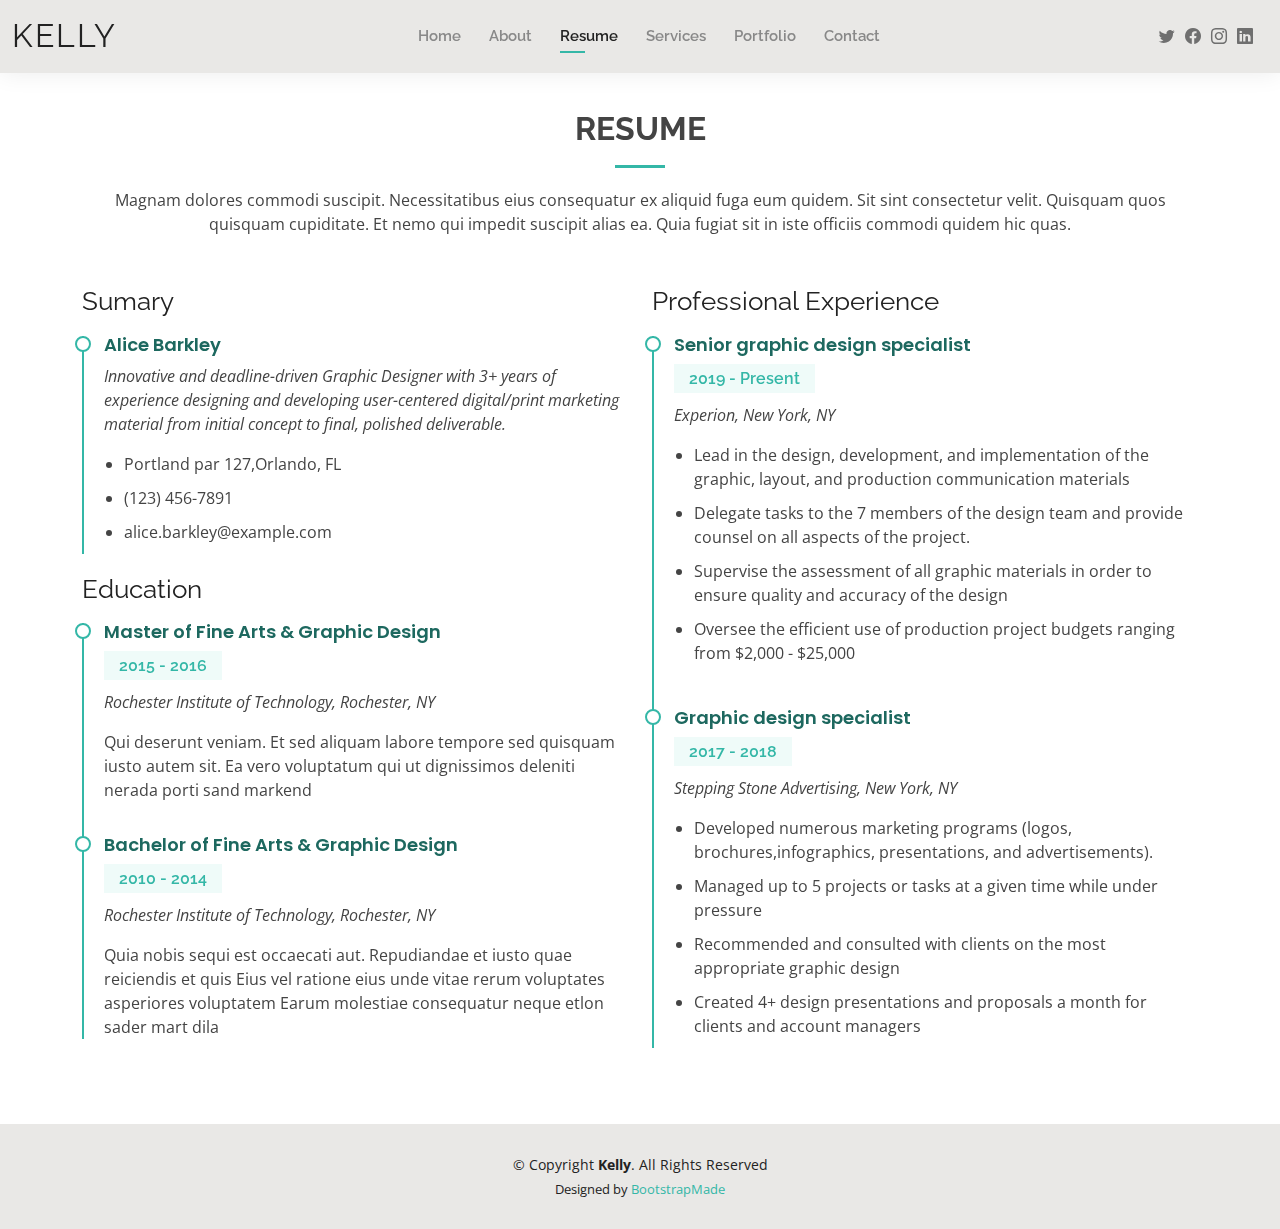
<file: resume.html>
<!DOCTYPE html>
<html lang="en">

<head>
  <meta charset="utf-8">
  <meta content="width=device-width, initial-scale=1.0" name="viewport">

  <title>Resume - Kelly Bootstrap Template</title>
  <meta content="" name="description">
  <meta content="" name="keywords">

  <!-- Favicons -->
  <link href="assets/img/favicon.png" rel="icon">
  <link href="assets/img/apple-touch-icon.png" rel="apple-touch-icon">

  <!-- Google Fonts -->
  <link href="https://fonts.googleapis.com/css?family=Open+Sans:300,300i,400,400i,600,600i,700,700i|Raleway:300,300i,400,400i,500,500i,600,600i,700,700i|Poppins:300,300i,400,400i,500,500i,600,600i,700,700i" rel="stylesheet">

  <!-- Vendor CSS Files -->
  <link href="assets/vendor/aos/aos.css" rel="stylesheet">
  <link href="assets/vendor/bootstrap/css/bootstrap.min.css" rel="stylesheet">
  <link href="assets/vendor/bootstrap-icons/bootstrap-icons.css" rel="stylesheet">
  <link href="assets/vendor/boxicons/css/boxicons.min.css" rel="stylesheet">
  <link href="assets/vendor/glightbox/css/glightbox.min.css" rel="stylesheet">
  <link href="assets/vendor/swiper/swiper-bundle.min.css" rel="stylesheet">

  <!-- Template Main CSS File -->
  <link href="assets/css/style.css" rel="stylesheet">

  <!-- =======================================================
  * Template Name: Kelly - v4.9.1
  * Template URL: https://bootstrapmade.com/kelly-free-bootstrap-cv-resume-html-template/
  * Author: BootstrapMade.com
  * License: https://bootstrapmade.com/license/
  ======================================================== -->
</head>

<body>

  <!-- ======= Header ======= -->
  <header id="header" class="fixed-top">
    <div class="container-fluid d-flex justify-content-between align-items-center">

      <h1 class="logo me-auto me-lg-0"><a href="index.html">Kelly</a></h1>
      <!-- Uncomment below if you prefer to use an image logo -->
      <!-- <a href="index.html" class="logo"><img src="assets/img/logo.png" alt="" class="img-fluid"></a>-->

      <nav id="navbar" class="navbar order-last order-lg-0">
        <ul>
          <li><a href="index.html">Home</a></li>
          <li><a href="about.html">About</a></li>
          <li><a class="active" href="resume.html">Resume</a></li>
          <li><a href="services.html">Services</a></li>
          <li><a href="portfolio.html">Portfolio</a></li>
          <li><a href="contact.html">Contact</a></li>
        </ul>
        <i class="bi bi-list mobile-nav-toggle"></i>
      </nav><!-- .navbar -->

      <div class="header-social-links">
        <a href="#" class="twitter"><i class="bi bi-twitter"></i></a>
        <a href="#" class="facebook"><i class="bi bi-facebook"></i></a>
        <a href="#" class="instagram"><i class="bi bi-instagram"></i></a>
        <a href="#" class="linkedin"><i class="bi bi-linkedin"></i></i></a>
      </div>

    </div>

  </header><!-- End Header -->

  <main id="main">

    <!-- ======= Resume Section ======= -->
    <section id="resume" class="resume">
      <div class="container" data-aos="fade-up">

        <div class="section-title">
          <h2>Resume</h2>
          <p>Magnam dolores commodi suscipit. Necessitatibus eius consequatur ex aliquid fuga eum quidem. Sit sint consectetur velit. Quisquam quos quisquam cupiditate. Et nemo qui impedit suscipit alias ea. Quia fugiat sit in iste officiis commodi quidem hic quas.</p>
        </div>

        <div class="row">
          <div class="col-lg-6">
            <h3 class="resume-title">Sumary</h3>
            <div class="resume-item pb-0">
              <h4>Alice Barkley</h4>
              <p><em>Innovative and deadline-driven Graphic Designer with 3+ years of experience designing and developing user-centered digital/print marketing material from initial concept to final, polished deliverable.</em></p>
              <p>
              <ul>
                <li>Portland par 127,Orlando, FL</li>
                <li>(123) 456-7891</li>
                <li>alice.barkley@example.com</li>
              </ul>
              </p>
            </div>

            <h3 class="resume-title">Education</h3>
            <div class="resume-item">
              <h4>Master of Fine Arts &amp; Graphic Design</h4>
              <h5>2015 - 2016</h5>
              <p><em>Rochester Institute of Technology, Rochester, NY</em></p>
              <p>Qui deserunt veniam. Et sed aliquam labore tempore sed quisquam iusto autem sit. Ea vero voluptatum qui ut dignissimos deleniti nerada porti sand markend</p>
            </div>
            <div class="resume-item">
              <h4>Bachelor of Fine Arts &amp; Graphic Design</h4>
              <h5>2010 - 2014</h5>
              <p><em>Rochester Institute of Technology, Rochester, NY</em></p>
              <p>Quia nobis sequi est occaecati aut. Repudiandae et iusto quae reiciendis et quis Eius vel ratione eius unde vitae rerum voluptates asperiores voluptatem Earum molestiae consequatur neque etlon sader mart dila</p>
            </div>
          </div>
          <div class="col-lg-6">
            <h3 class="resume-title">Professional Experience</h3>
            <div class="resume-item">
              <h4>Senior graphic design specialist</h4>
              <h5>2019 - Present</h5>
              <p><em>Experion, New York, NY </em></p>
              <p>
              <ul>
                <li>Lead in the design, development, and implementation of the graphic, layout, and production communication materials</li>
                <li>Delegate tasks to the 7 members of the design team and provide counsel on all aspects of the project. </li>
                <li>Supervise the assessment of all graphic materials in order to ensure quality and accuracy of the design</li>
                <li>Oversee the efficient use of production project budgets ranging from $2,000 - $25,000</li>
              </ul>
              </p>
            </div>
            <div class="resume-item">
              <h4>Graphic design specialist</h4>
              <h5>2017 - 2018</h5>
              <p><em>Stepping Stone Advertising, New York, NY</em></p>
              <p>
              <ul>
                <li>Developed numerous marketing programs (logos, brochures,infographics, presentations, and advertisements).</li>
                <li>Managed up to 5 projects or tasks at a given time while under pressure</li>
                <li>Recommended and consulted with clients on the most appropriate graphic design</li>
                <li>Created 4+ design presentations and proposals a month for clients and account managers</li>
              </ul>
              </p>
            </div>
          </div>
        </div>

      </div>
    </section><!-- End Resume Section -->

  </main><!-- End #main -->

  <!-- ======= Footer ======= -->
  <footer id="footer">
    <div class="container">
      <div class="copyright">
        &copy; Copyright <strong><span>Kelly</span></strong>. All Rights Reserved
      </div>
      <div class="credits">
        <!-- All the links in the footer should remain intact. -->
        <!-- You can delete the links only if you purchased the pro version. -->
        <!-- Licensing information: https://bootstrapmade.com/license/ -->
        <!-- Purchase the pro version with working PHP/AJAX contact form: https://bootstrapmade.com/kelly-free-bootstrap-cv-resume-html-template/ -->
        Designed by <a href="https://bootstrapmade.com/">BootstrapMade</a>
      </div>
    </div>
  </footer><!-- End  Footer -->

  <div id="preloader"></div>
  <a href="#" class="back-to-top d-flex align-items-center justify-content-center"><i class="bi bi-arrow-up-short"></i></a>

  <!-- Vendor JS Files -->
  <script src="assets/vendor/purecounter/purecounter_vanilla.js"></script>
  <script src="assets/vendor/aos/aos.js"></script>
  <script src="assets/vendor/bootstrap/js/bootstrap.bundle.min.js"></script>
  <script src="assets/vendor/glightbox/js/glightbox.min.js"></script>
  <script src="assets/vendor/isotope-layout/isotope.pkgd.min.js"></script>
  <script src="assets/vendor/swiper/swiper-bundle.min.js"></script>
  <script src="assets/vendor/waypoints/noframework.waypoints.js"></script>
  <script src="assets/vendor/php-email-form/validate.js"></script>

  <!-- Template Main JS File -->
  <script src="assets/js/main.js"></script>

</body>

</html>
</file>
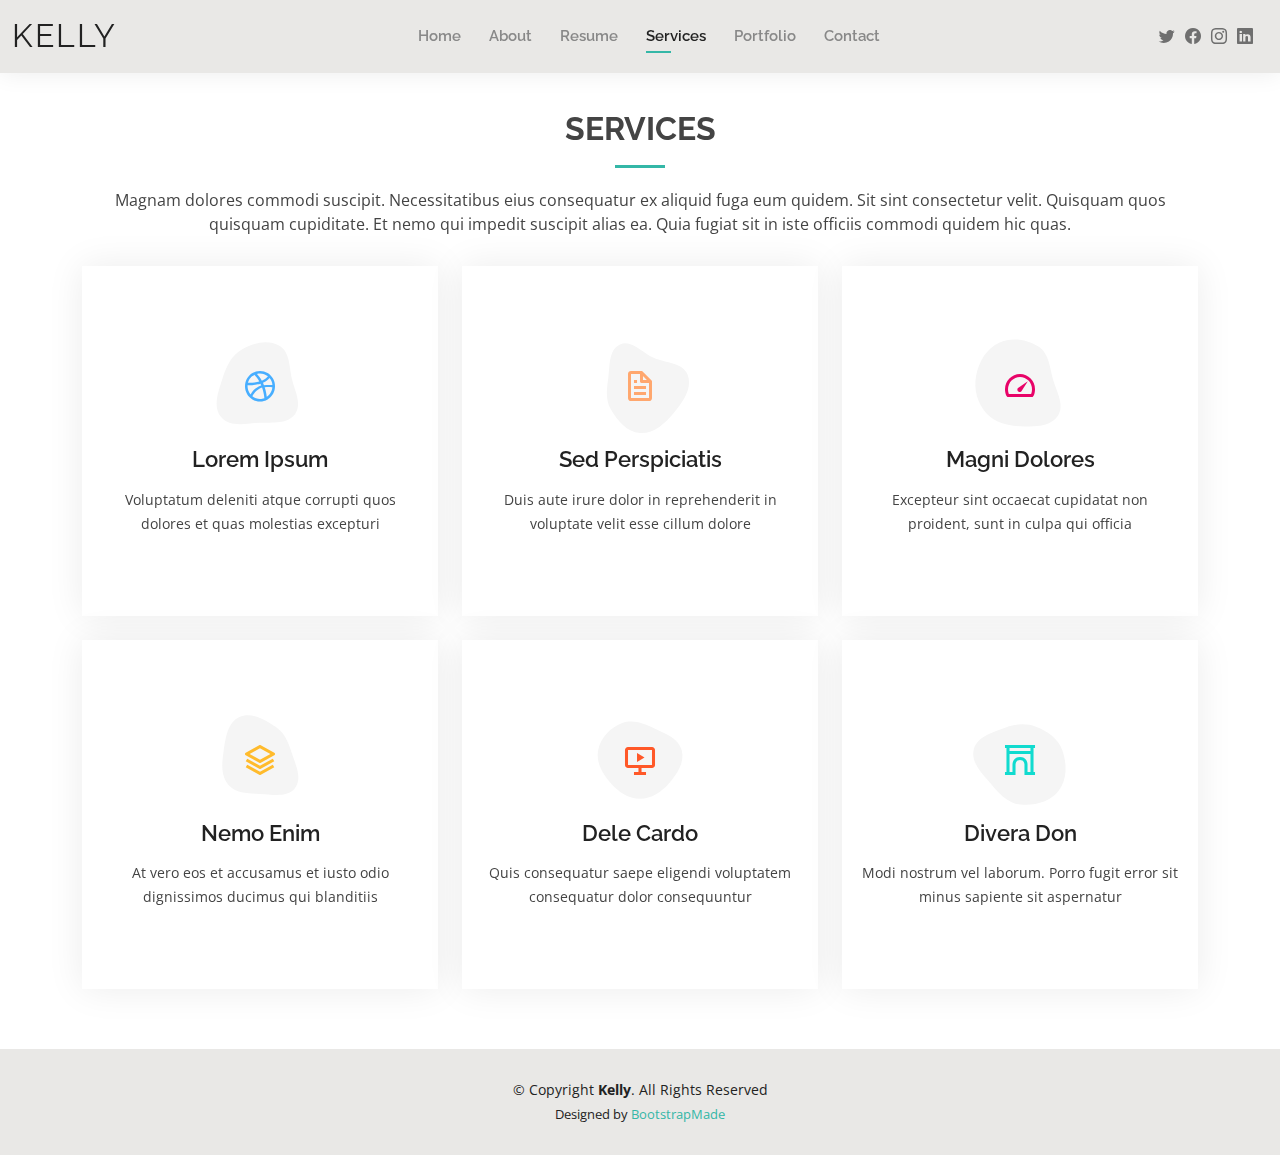
<file: services.html>
<!DOCTYPE html>
<html lang="en">

<head>
  <meta charset="utf-8">
  <meta content="width=device-width, initial-scale=1.0" name="viewport">

  <title>Services - Kelly Bootstrap Template</title>
  <meta content="" name="description">
  <meta content="" name="keywords">

  <!-- Favicons -->
  <link href="assets/img/favicon.png" rel="icon">
  <link href="assets/img/apple-touch-icon.png" rel="apple-touch-icon">

  <!-- Google Fonts -->
  <link href="https://fonts.googleapis.com/css?family=Open+Sans:300,300i,400,400i,600,600i,700,700i|Raleway:300,300i,400,400i,500,500i,600,600i,700,700i|Poppins:300,300i,400,400i,500,500i,600,600i,700,700i" rel="stylesheet">

  <!-- Vendor CSS Files -->
  <link href="assets/vendor/aos/aos.css" rel="stylesheet">
  <link href="assets/vendor/bootstrap/css/bootstrap.min.css" rel="stylesheet">
  <link href="assets/vendor/bootstrap-icons/bootstrap-icons.css" rel="stylesheet">
  <link href="assets/vendor/boxicons/css/boxicons.min.css" rel="stylesheet">
  <link href="assets/vendor/glightbox/css/glightbox.min.css" rel="stylesheet">
  <link href="assets/vendor/swiper/swiper-bundle.min.css" rel="stylesheet">

  <!-- Template Main CSS File -->
  <link href="assets/css/style.css" rel="stylesheet">

  <!-- =======================================================
  * Template Name: Kelly - v4.9.1
  * Template URL: https://bootstrapmade.com/kelly-free-bootstrap-cv-resume-html-template/
  * Author: BootstrapMade.com
  * License: https://bootstrapmade.com/license/
  ======================================================== -->
</head>

<body>

  <!-- ======= Header ======= -->
  <header id="header" class="fixed-top">
    <div class="container-fluid d-flex justify-content-between align-items-center">

      <h1 class="logo me-auto me-lg-0"><a href="index.html">Kelly</a></h1>
      <!-- Uncomment below if you prefer to use an image logo -->
      <!-- <a href="index.html" class="logo"><img src="assets/img/logo.png" alt="" class="img-fluid"></a>-->

      <nav id="navbar" class="navbar order-last order-lg-0">
        <ul>
          <li><a href="index.html">Home</a></li>
          <li><a href="about.html">About</a></li>
          <li><a href="resume.html">Resume</a></li>
          <li><a class="active" href="services.html">Services</a></li>
          <li><a href="portfolio.html">Portfolio</a></li>
          <li><a href="contact.html">Contact</a></li>
        </ul>
        <i class="bi bi-list mobile-nav-toggle"></i>
      </nav><!-- .navbar -->

      <div class="header-social-links">
        <a href="#" class="twitter"><i class="bi bi-twitter"></i></a>
        <a href="#" class="facebook"><i class="bi bi-facebook"></i></a>
        <a href="#" class="instagram"><i class="bi bi-instagram"></i></a>
        <a href="#" class="linkedin"><i class="bi bi-linkedin"></i></i></a>
      </div>

    </div>

  </header><!-- End Header -->

  <main id="main">

    <!-- ======= Services Section ======= -->
    <section id="services" class="services">
      <div class="container" data-aos="fade-up">

        <div class="section-title">
          <h2>Services</h2>
          <p>Magnam dolores commodi suscipit. Necessitatibus eius consequatur ex aliquid fuga eum quidem. Sit sint consectetur velit. Quisquam quos quisquam cupiditate. Et nemo qui impedit suscipit alias ea. Quia fugiat sit in iste officiis commodi quidem hic quas.</p>
        </div>

        <div class="row">
          <div class="col-lg-4 col-md-6 d-flex align-items-stretch" data-aos="zoom-in" data-aos-delay="100">
            <div class="icon-box iconbox-blue">
              <div class="icon">
                <svg width="100" height="100" viewBox="0 0 600 600" xmlns="http://www.w3.org/2000/svg">
                  <path stroke="none" stroke-width="0" fill="#f5f5f5" d="M300,521.0016835830174C376.1290562159157,517.8887921683347,466.0731472004068,529.7835943286574,510.70327084640275,468.03025145048787C554.3714126377745,407.6079735673963,508.03601936045806,328.9844924480964,491.2728898941984,256.3432110539036C474.5976632858925,184.082847569629,479.9380746630129,96.60480741107993,416.23090153303,58.64404602377083C348.86323505073057,18.502131276798302,261.93793281208167,40.57373210992963,193.5410806939664,78.93577620505333C130.42746243093433,114.334589627462,98.30271207620316,179.96522072025542,76.75703585869454,249.04625023123273C51.97151888228291,328.5150500222984,13.704378332031375,421.85034740162234,66.52175969318436,486.19268352777647C119.04800174914682,550.1803526380478,217.28368757567262,524.383925680826,300,521.0016835830174"></path>
                </svg>
                <i class="bx bxl-dribbble"></i>
              </div>
              <h4><a href="">Lorem Ipsum</a></h4>
              <p>Voluptatum deleniti atque corrupti quos dolores et quas molestias excepturi</p>
            </div>
          </div>

          <div class="col-lg-4 col-md-6 d-flex align-items-stretch mt-4 mt-md-0" data-aos="zoom-in" data-aos-delay="200">
            <div class="icon-box iconbox-orange ">
              <div class="icon">
                <svg width="100" height="100" viewBox="0 0 600 600" xmlns="http://www.w3.org/2000/svg">
                  <path stroke="none" stroke-width="0" fill="#f5f5f5" d="M300,582.0697525312426C382.5290701553225,586.8405444964366,449.9789794690241,525.3245884688669,502.5850820975895,461.55621195738473C556.606425686781,396.0723002908107,615.8543463187945,314.28637112970534,586.6730223649479,234.56875336149918C558.9533121215079,158.8439757836574,454.9685369536778,164.00468322053177,381.49747125262974,130.76875717737553C312.15926192815925,99.40240125094834,248.97055460311594,18.661163978235184,179.8680185752513,50.54337015887873C110.5421016452524,82.52863877960104,119.82277516462835,180.83849132639028,109.12597500060166,256.43424936330496C100.08760227029461,320.3096726198365,92.17705696193138,384.0621239912766,124.79988738764834,439.7174275375508C164.83382741302287,508.01625554203684,220.96474134820875,577.5009287672846,300,582.0697525312426"></path>
                </svg>
                <i class="bx bx-file"></i>
              </div>
              <h4><a href="">Sed Perspiciatis</a></h4>
              <p>Duis aute irure dolor in reprehenderit in voluptate velit esse cillum dolore</p>
            </div>
          </div>

          <div class="col-lg-4 col-md-6 d-flex align-items-stretch mt-4 mt-lg-0" data-aos="zoom-in" data-aos-delay="300">
            <div class="icon-box iconbox-pink">
              <div class="icon">
                <svg width="100" height="100" viewBox="0 0 600 600" xmlns="http://www.w3.org/2000/svg">
                  <path stroke="none" stroke-width="0" fill="#f5f5f5" d="M300,541.5067337569781C382.14930387511276,545.0595476570109,479.8736841581634,548.3450877840088,526.4010558755058,480.5488172755941C571.5218469581645,414.80211281144784,517.5187510058486,332.0715597781072,496.52539010469104,255.14436215662573C477.37192572678356,184.95920475031193,473.57363656557914,105.61284051026155,413.0603344069578,65.22779650032875C343.27470386102294,18.654635553484475,251.2091493199835,5.337323636656869,175.0934190732945,40.62881213300186C97.87086631185822,76.43348514350839,51.98124368387456,156.15599469081315,36.44837278890362,239.84606092416172C21.716077023791087,319.22268207091537,43.775223500013084,401.1760424656574,96.891909868211,461.97329694683043C147.22146801428983,519.5804099606455,223.5754009179313,538.201503339737,300,541.5067337569781"></path>
                </svg>
                <i class="bx bx-tachometer"></i>
              </div>
              <h4><a href="">Magni Dolores</a></h4>
              <p>Excepteur sint occaecat cupidatat non proident, sunt in culpa qui officia</p>
            </div>
          </div>

          <div class="col-lg-4 col-md-6 d-flex align-items-stretch mt-4" data-aos="zoom-in" data-aos-delay="100">
            <div class="icon-box iconbox-yellow">
              <div class="icon">
                <svg width="100" height="100" viewBox="0 0 600 600" xmlns="http://www.w3.org/2000/svg">
                  <path stroke="none" stroke-width="0" fill="#f5f5f5" d="M300,503.46388370962813C374.79870501325706,506.71871716319447,464.8034551963731,527.1746412648533,510.4981551193396,467.86667711651364C555.9287308511215,408.9015244558933,512.6030010748507,327.5744911775523,490.211057578863,256.5855673507754C471.097692560561,195.9906835881958,447.69079081568157,138.11976852964426,395.19560036434837,102.3242989838813C329.3053358748298,57.3949838291264,248.02791733380457,8.279543830951368,175.87071277845988,42.242879143198664C103.41431057327972,76.34704239035025,93.79494320519305,170.9812938413882,81.28167332365135,250.07896920659033C70.17666984294237,320.27484674793965,64.84698225790005,396.69656628748305,111.28512138212992,450.4950937839243C156.20124167950087,502.5303643271138,231.32542653798444,500.4755392045468,300,503.46388370962813"></path>
                </svg>
                <i class="bx bx-layer"></i>
              </div>
              <h4><a href="">Nemo Enim</a></h4>
              <p>At vero eos et accusamus et iusto odio dignissimos ducimus qui blanditiis</p>
            </div>
          </div>

          <div class="col-lg-4 col-md-6 d-flex align-items-stretch mt-4" data-aos="zoom-in" data-aos-delay="200">
            <div class="icon-box iconbox-red">
              <div class="icon">
                <svg width="100" height="100" viewBox="0 0 600 600" xmlns="http://www.w3.org/2000/svg">
                  <path stroke="none" stroke-width="0" fill="#f5f5f5" d="M300,532.3542879108572C369.38199826031484,532.3153073249985,429.10787420159085,491.63046689027357,474.5244479745417,439.17860296908856C522.8885846962883,383.3225815378663,569.1668002868075,314.3205725914397,550.7432151929288,242.7694973846089C532.6665558377875,172.5657663291529,456.2379748765914,142.6223662098291,390.3689995646985,112.34683881706744C326.66090330228417,83.06452184765237,258.84405631176094,53.51806209861945,193.32584062364296,78.48882559362697C121.61183558270385,105.82097193414197,62.805066853699245,167.19869350419734,48.57481801355237,242.6138429142374C34.843463184063346,315.3850353017275,76.69343916112496,383.4422959591041,125.22947124332185,439.3748458443577C170.7312796277747,491.8107796887764,230.57421082200815,532.3932930995766,300,532.3542879108572"></path>
                </svg>
                <i class="bx bx-slideshow"></i>
              </div>
              <h4><a href="">Dele Cardo</a></h4>
              <p>Quis consequatur saepe eligendi voluptatem consequatur dolor consequuntur</p>
            </div>
          </div>

          <div class="col-lg-4 col-md-6 d-flex align-items-stretch mt-4" data-aos="zoom-in" data-aos-delay="300">
            <div class="icon-box iconbox-teal">
              <div class="icon">
                <svg width="100" height="100" viewBox="0 0 600 600" xmlns="http://www.w3.org/2000/svg">
                  <path stroke="none" stroke-width="0" fill="#f5f5f5" d="M300,566.797414625762C385.7384707136149,576.1784315230908,478.7894351017131,552.8928747891023,531.9192734346935,484.94944893311C584.6109503024035,417.5663521118492,582.489472248146,322.67544863468447,553.9536738515405,242.03673114598146C529.1557734026468,171.96086150256528,465.24506316201064,127.66468636344209,395.9583748389544,100.7403814666027C334.2173773831606,76.7482773500951,269.4350130405921,84.62216499799875,207.1952322260088,107.2889140133804C132.92018162631612,134.33871894543012,41.79353780512637,160.00259165414826,22.644507872594943,236.69541883565114C3.319112789854554,314.0945973066697,72.72355303640163,379.243833228382,124.04198916343866,440.3218312028393C172.9286146004772,498.5055451809895,224.45579914871206,558.5317968840102,300,566.797414625762"></path>
                </svg>
                <i class="bx bx-arch"></i>
              </div>
              <h4><a href="">Divera Don</a></h4>
              <p>Modi nostrum vel laborum. Porro fugit error sit minus sapiente sit aspernatur</p>
            </div>
          </div>

        </div>

      </div>
    </section><!-- End Services Section -->

  </main><!-- End #main -->

  <!-- ======= Footer ======= -->
  <footer id="footer">
    <div class="container">
      <div class="copyright">
        &copy; Copyright <strong><span>Kelly</span></strong>. All Rights Reserved
      </div>
      <div class="credits">
        <!-- All the links in the footer should remain intact. -->
        <!-- You can delete the links only if you purchased the pro version. -->
        <!-- Licensing information: https://bootstrapmade.com/license/ -->
        <!-- Purchase the pro version with working PHP/AJAX contact form: https://bootstrapmade.com/kelly-free-bootstrap-cv-resume-html-template/ -->
        Designed by <a href="https://bootstrapmade.com/">BootstrapMade</a>
      </div>
    </div>
  </footer><!-- End  Footer -->

  <div id="preloader"></div>
  <a href="#" class="back-to-top d-flex align-items-center justify-content-center"><i class="bi bi-arrow-up-short"></i></a>

  <!-- Vendor JS Files -->
  <script src="assets/vendor/purecounter/purecounter_vanilla.js"></script>
  <script src="assets/vendor/aos/aos.js"></script>
  <script src="assets/vendor/bootstrap/js/bootstrap.bundle.min.js"></script>
  <script src="assets/vendor/glightbox/js/glightbox.min.js"></script>
  <script src="assets/vendor/isotope-layout/isotope.pkgd.min.js"></script>
  <script src="assets/vendor/swiper/swiper-bundle.min.js"></script>
  <script src="assets/vendor/waypoints/noframework.waypoints.js"></script>
  <script src="assets/vendor/php-email-form/validate.js"></script>

  <!-- Template Main JS File -->
  <script src="assets/js/main.js"></script>

</body>

</html>
</file>
<file: assets/css/style.css>
/**
* Template Name: Kelly - v4.9.1
* Template URL: https://bootstrapmade.com/kelly-free-bootstrap-cv-resume-html-template/
* Author: BootstrapMade.com
* License: https://bootstrapmade.com/license/
*/

/*--------------------------------------------------------------
# General
--------------------------------------------------------------*/
body {
  font-family: "Open Sans", sans-serif;
  color: #444444;
}

a {
  color: #34b7a7;
  text-decoration: none;
}

a:hover {
  color: #51cdbe;
  text-decoration: none;
}

h1,
h2,
h3,
h4,
h5,
h6 {
  font-family: "Raleway", sans-serif;
}

#main {
  margin-top: 50px;
}

@media (max-width: 992px) {
  #main {
    margin-top: 30px;
  }
}

/*--------------------------------------------------------------
# Preloader
--------------------------------------------------------------*/
#preloader {
  position: fixed;
  top: 0;
  left: 0;
  right: 0;
  bottom: 0;
  z-index: 9999;
  overflow: hidden;
  background: #fff;
}

#preloader:before {
  content: "";
  position: fixed;
  top: calc(50% - 30px);
  left: calc(50% - 30px);
  border: 6px solid #34b7a7;
  border-top-color: #dcf5f2;
  border-radius: 50%;
  width: 60px;
  height: 60px;
  -webkit-animation: animate-preloader 1s linear infinite;
  animation: animate-preloader 1s linear infinite;
}

@-webkit-keyframes animate-preloader {
  0% {
    transform: rotate(0deg);
  }

  100% {
    transform: rotate(360deg);
  }
}

@keyframes animate-preloader {
  0% {
    transform: rotate(0deg);
  }

  100% {
    transform: rotate(360deg);
  }
}

/*--------------------------------------------------------------
# Back to top button
--------------------------------------------------------------*/
.back-to-top {
  position: fixed;
  visibility: hidden;
  opacity: 0;
  right: 15px;
  bottom: 15px;
  z-index: 996;
  background: #34b7a7;
  width: 40px;
  height: 40px;
  border-radius: 50px;
  transition: all 0.4s;
}

.back-to-top i {
  font-size: 24px;
  color: #fff;
  line-height: 0;
}

.back-to-top:hover {
  background: #49cbbb;
  color: #fff;
}

.back-to-top.active {
  visibility: visible;
  opacity: 1;
}

/*--------------------------------------------------------------
# Header
--------------------------------------------------------------*/
#header {
  background: #e9e8e6;
  box-shadow: 0px 0px 25px 0 rgba(0, 0, 0, 0.08);
  z-index: 997;
  padding: 15px 0;
}

#header .logo {
  font-size: 32px;
  margin: 0;
  padding: 0;
  line-height: 1;
  font-weight: 400;
  letter-spacing: 2px;
  text-transform: uppercase;
}

#header .logo a {
  color: #222222;
}

#header .logo img {
  max-height: 40px;
}

@media (max-width: 992px) {
  #header .logo {
    font-size: 28px;
  }
}

/*--------------------------------------------------------------
# Header Social Links
--------------------------------------------------------------*/
.header-social-links {
  padding-right: 15px;
}

.header-social-links a {
  color: #6f6f6f;
  padding-left: 6px;
  display: inline-block;
  line-height: 0px;
  transition: 0.3s;
  font-size: 16px;
}

.header-social-links a:hover {
  color: #34b7a7;
}

/*--------------------------------------------------------------
# Navigation Menu
--------------------------------------------------------------*/
/**
* Desktop Navigation 
*/
.navbar {
  padding: 0;
}

.navbar ul {
  margin: 0;
  padding: 0;
  display: flex;
  list-style: none;
  align-items: center;
}

.navbar li {
  position: relative;
  padding: 10px 0 10px 28px;
}

.navbar a,
.navbar a:focus {
  display: flex;
  align-items: center;
  justify-content: space-between;
  font-family: "Raleway", sans-serif;
  font-size: 15px;
  font-weight: 600;
  color: #888888;
  white-space: nowrap;
  transition: 0.3s;
  position: relative;
}

.navbar a i,
.navbar a:focus i {
  font-size: 12px;
  line-height: 0;
  margin-left: 5px;
}

.navbar>ul>li>a:before {
  content: "";
  position: absolute;
  width: 0;
  height: 2px;
  bottom: -5px;
  left: 0;
  background-color: #34b7a7;
  visibility: hidden;
  width: 0px;
  transition: all 0.3s ease-in-out 0s;
}

.navbar a:hover:before,
.navbar li:hover>a:before,
.navbar .active:before {
  visibility: visible;
  width: 25px;
}

.navbar a:hover,
.navbar .active,
.navbar .active:focus,
.navbar li:hover>a {
  color: #222222;
}

.navbar .dropdown ul {
  display: block;
  position: absolute;
  left: 14px;
  top: calc(100% + 30px);
  margin: 0;
  padding: 10px 0;
  z-index: 99;
  opacity: 0;
  visibility: hidden;
  background: #fff;
  box-shadow: 0px 0px 30px rgba(127, 137, 161, 0.25);
  transition: 0.3s;
  border-radius: 4px;
}

.navbar .dropdown ul li {
  min-width: 200px;
  padding: 0;
}

.navbar .dropdown ul a {
  padding: 10px 20px;
  font-size: 15px;
  text-transform: none;
  font-weight: 600;
}

.navbar .dropdown ul a i {
  font-size: 12px;
}

.navbar .dropdown ul a:hover,
.navbar .dropdown ul .active:hover,
.navbar .dropdown ul li:hover>a {
  color: #34b7a7;
}

.navbar .dropdown:hover>ul {
  opacity: 1;
  top: 100%;
  visibility: visible;
}

.navbar .dropdown .dropdown ul {
  top: 0;
  left: calc(100% - 30px);
  visibility: hidden;
}

.navbar .dropdown .dropdown:hover>ul {
  opacity: 1;
  top: 0;
  left: 100%;
  visibility: visible;
}

@media (max-width: 1366px) {
  .navbar .dropdown .dropdown ul {
    left: -90%;
  }

  .navbar .dropdown .dropdown:hover>ul {
    left: -100%;
  }
}

/**
* Mobile Navigation 
*/
.mobile-nav-toggle {
  color: #222222;
  font-size: 28px;
  cursor: pointer;
  display: none;
  line-height: 0;
  transition: 0.5s;
}

.mobile-nav-toggle.bi-x {
  color: #fff;
}

@media (max-width: 991px) {
  .mobile-nav-toggle {
    display: block;
  }

  .navbar ul {
    display: none;
  }
}

.navbar-mobile {
  position: fixed;
  overflow: hidden;
  top: 0;
  right: 0;
  left: 0;
  bottom: 0;
  background: rgba(9, 9, 9, 0.9);
  transition: 0.3s;
  z-index: 999;
}

.navbar-mobile .mobile-nav-toggle {
  position: absolute;
  top: 15px;
  right: 15px;
}

.navbar-mobile ul {
  display: block;
  position: absolute;
  top: 55px;
  right: 15px;
  bottom: 15px;
  left: 15px;
  padding: 10px 0;
  border-radius: 10px;
  background-color: #fff;
  overflow-y: auto;
  transition: 0.3s;
}

.navbar-mobile a,
.navbar-mobile a:focus {
  font-size: 15px;
  padding-right: 15px;
  color: #222222;
}

.navbar-mobile a:hover,
.navbar-mobile .active,
.navbar-mobile li:hover>a {
  color: #34b7a7;
}

.navbar-mobile .getstarted,
.navbar-mobile .getstarted:focus {
  margin: 15px;
}

.navbar-mobile .dropdown ul {
  position: static;
  display: none;
  margin: 10px 20px;
  padding: 10px 0;
  z-index: 99;
  opacity: 1;
  visibility: visible;
  background: #fff;
  box-shadow: 0px 0px 30px rgba(127, 137, 161, 0.25);
}

.navbar-mobile .dropdown ul li {
  min-width: 200px;
}

.navbar-mobile .dropdown ul a {
  padding: 10px 20px;
}

.navbar-mobile .dropdown ul a i {
  font-size: 12px;
}

.navbar-mobile .dropdown ul a:hover,
.navbar-mobile .dropdown ul .active:hover,
.navbar-mobile .dropdown ul li:hover>a {
  color: #34b7a7;
}

.navbar-mobile .dropdown>.dropdown-active {
  display: block;
}

/*--------------------------------------------------------------
# Hero Section
--------------------------------------------------------------*/
#hero {
  width: 100%;
  height: 100vh;
  background: url("../img/yiqing_drone.jpg") top right;
  background-size: cover;
}

#hero .container {
  padding-top: 70px;
  position: relative;
}

@media (max-width: 992px) {
  #hero .container {
    padding-top: 58px;
  }
}

#hero h1 {
  margin: 0;
  font-size: 48px;
  font-weight: 700;
  line-height: 56px;
  color: #222222;
}

#hero h2 {
  color: #6f6f6f;
  margin: 10px 0 0 0;
  font-size: 22px;
}

#hero .btn-about {
  font-family: "Raleway", sans-serif;
  text-transform: uppercase;
  font-weight: 600;
  font-size: 12px;
  letter-spacing: 1px;
  display: inline-block;
  padding: 12px 40px;
  border-radius: 50px;
  transition: 0.5s;
  margin-top: 30px;
  color: #fff;
  background: #34b7a7;
}

#hero .btn-about:hover {
  background: #3dc8b7;
}

@media (min-width: 1024px) {
  #hero {
    background-attachment: fixed;
  }
}

@media (max-width: 992px) {
  #hero:before {
    content: "";
    background: rgba(255, 255, 255, 0.8);
    position: absolute;
    bottom: 0;
    top: 0;
    left: 0;
    right: 0;
  }

  #hero h1 {
    font-size: 28px;
    line-height: 36px;
  }

  #hero h2 {
    font-size: 18px;
    line-height: 24px;
  }
}

/*--------------------------------------------------------------
# Sections General
--------------------------------------------------------------*/
section {
  padding: 60px 0;
}

.section-bg {
  background-color: #e7f8f6;
}

.section-title {
  text-align: center;
  padding-bottom: 30px;
}

.section-title h2 {
  font-size: 32px;
  font-weight: bold;
  text-transform: uppercase;
  margin-bottom: 20px;
  padding-bottom: 20px;
  position: relative;
}

.section-title h2::after {
  content: "";
  position: absolute;
  display: block;
  width: 50px;
  height: 3px;
  background: #34b7a7;
  bottom: 0;
  left: calc(50% - 25px);
}

.section-title p {
  margin-bottom: 0;
}

/*--------------------------------------------------------------
# Cta
--------------------------------------------------------------*/
.cta {
  background: linear-gradient(rgba(0, 0, 0, 0.6), rgba(0, 0, 0, 0.6)), url("../img/bg-1.jpg") fixed center center;
  background-size: cover;
  padding: 80px 0;
}

.cta h3 {
  color: #fff;
  font-size: 28px;
  font-weight: 700;
}

.cta p {
  color: #fff;
}

.cta .cta-btn {
  font-family: "Raleway", sans-serif;
  text-transform: uppercase;
  font-weight: 500;
  font-size: 16px;
  letter-spacing: 1px;
  display: inline-block;
  padding: 8px 20px;
  border-radius: 2px;
  transition: 0.5s;
  margin: 10px;
  border: 2px solid #fff;
  color: #fff;
}

.cta .cta-btn:hover {
  background: #34b7a7;
  border: 2px solid #34b7a7;
}

@media (max-width: 1024px) {
  .cta {
    background-attachment: scroll;
  }
}

@media (min-width: 769px) {
  .cta .cta-btn-container {
    display: flex;
    align-items: center;
    justify-content: flex-end;
  }
}

/*--------------------------------------------------------------
# About
--------------------------------------------------------------*/
.about .content h3 {
  font-weight: 700;
  font-size: 26px;
  color: #555555;
}

.about .content ul {
  list-style: none;
  padding: 0;
}

.about .content ul li {
  padding-bottom: 10px;
}

.about .content ul i {
  font-size: 20px;
  padding-right: 2px;
  color: #34b7a7;
}

.about .content p:last-child {
  margin-bottom: 0;
}

/*--------------------------------------------------------------
# Skills
--------------------------------------------------------------*/
.skills .progress {
  height: 60px;
  display: block;
  background: none;
  border-radius: 0;
}

.skills .progress .skill {
  padding: 10px 0;
  margin: 0 0 6px 0;
  text-transform: uppercase;
  display: block;
  font-weight: 600;
  font-family: "Poppins", sans-serif;
  color: #222222;
}

.skills .progress .skill .val {
  float: right;
  font-style: normal;
}

.skills .progress-bar-wrap {
  background: #f3f3f3;
}

.skills .progress-bar {
  width: 1px;
  height: 10px;
  transition: 0.9s;
  background-color: #34b7a7;
}

/*--------------------------------------------------------------
# Facts
--------------------------------------------------------------*/
.facts .counters span {
  font-size: 48px;
  display: block;
  color: #34b7a7;
}

.facts .counters p {
  padding: 0;
  margin: 0 0 20px 0;
  font-family: "Raleway", sans-serif;
  font-size: 14px;
}

/*--------------------------------------------------------------
# Testimonials
--------------------------------------------------------------*/
.testimonials .section-header {
  margin-bottom: 40px;
}

.testimonials .testimonials-carousel,
.testimonials .testimonials-slider {
  overflow: hidden;
}

.testimonials .testimonial-item {
  text-align: center;
}

.testimonials .testimonial-item .testimonial-img {
  width: 120px;
  border-radius: 50%;
  border: 4px solid #fff;
  margin: 0 auto;
}

.testimonials .testimonial-item h3 {
  font-size: 20px;
  font-weight: bold;
  margin: 10px 0 5px 0;
  color: #111;
}

.testimonials .testimonial-item h4 {
  font-size: 14px;
  color: #999;
  margin: 0 0 15px 0;
}

.testimonials .testimonial-item .quote-icon-left,
.testimonials .testimonial-item .quote-icon-right {
  color: #c8efea;
  font-size: 26px;
}

.testimonials .testimonial-item .quote-icon-left {
  display: inline-block;
  left: -5px;
  position: relative;
}

.testimonials .testimonial-item .quote-icon-right {
  display: inline-block;
  right: -5px;
  position: relative;
  top: 10px;
}

.testimonials .testimonial-item p {
  font-style: italic;
  margin: 0 auto 15px auto;
}

@media (min-width: 992px) {
  .testimonials .testimonial-item p {
    width: 80%;
  }
}

.testimonials .swiper-pagination {
  margin-top: 20px;
  position: relative;
}

.testimonials .swiper-pagination .swiper-pagination-bullet {
  width: 12px;
  height: 12px;
  background-color: #fff;
  opacity: 1;
  border: 1px solid #34b7a7;
}

.testimonials .swiper-pagination .swiper-pagination-bullet-active {
  background-color: #34b7a7;
}

/*--------------------------------------------------------------
# Resume
--------------------------------------------------------------*/
.resume .resume-title {
  font-size: 26px;
  font-weight: 400;
  margin-top: 20px;
  margin-bottom: 20px;
  color: #222222;
}

.resume .resume-item {
  padding: 0 0 20px 20px;
  margin-top: -2px;
  border-left: 2px solid #34b7a7;
  position: relative;
}

.resume .resume-item h4 {
  line-height: 18px;
  font-size: 18px;
  font-weight: 600;
  font-family: "Poppins", sans-serif;
  color: #1d685f;
  margin-bottom: 10px;
}

.resume .resume-item h5 {
  font-size: 16px;
  background: #effbf9;
  padding: 5px 15px;
  display: inline-block;
  font-weight: 600;
  margin-bottom: 10px;
  color: #34b7a7;
}

.resume .resume-item ul {
  padding-left: 20px;
}

.resume .resume-item ul li {
  padding-bottom: 10px;
}

.resume .resume-item:last-child {
  padding-bottom: 0;
}

.resume .resume-item::before {
  content: "";
  position: absolute;
  width: 16px;
  height: 16px;
  border-radius: 50px;
  left: -9px;
  top: 0;
  background: #fff;
  border: 2px solid #34b7a7;
}

/*--------------------------------------------------------------
# Services
--------------------------------------------------------------*/
.services .icon-box {
  text-align: center;
  padding: 70px 20px 80px 20px;
  transition: all ease-in-out 0.3s;
  background: #fff;
  box-shadow: 0px 0 35px 0 rgba(0, 0, 0, 0.08);
}

.services .icon-box .icon {
  margin: 0 auto;
  width: 100px;
  height: 100px;
  display: flex;
  align-items: center;
  justify-content: center;
  transition: ease-in-out 0.3s;
  position: relative;
}

.services .icon-box .icon i {
  font-size: 36px;
  transition: 0.5s;
  position: relative;
}

.services .icon-box .icon svg {
  position: absolute;
  top: 0;
  left: 0;
}

.services .icon-box .icon svg path {
  transition: 0.5s;
  fill: #f5f5f5;
}

.services .icon-box h4 {
  font-weight: 600;
  margin: 10px 0 15px 0;
  font-size: 22px;
}

.services .icon-box h4 a {
  color: #222222;
  transition: ease-in-out 0.3s;
}

.services .icon-box p {
  line-height: 24px;
  font-size: 14px;
  margin-bottom: 0;
}

.services .iconbox-blue i {
  color: #47aeff;
}

.services .iconbox-blue:hover .icon i {
  color: #fff;
}

.services .iconbox-blue:hover .icon path {
  fill: #47aeff;
}

.services .iconbox-orange i {
  color: #ffa76e;
}

.services .iconbox-orange:hover .icon i {
  color: #fff;
}

.services .iconbox-orange:hover .icon path {
  fill: #ffa76e;
}

.services .iconbox-pink i {
  color: #e80368;
}

.services .iconbox-pink:hover .icon i {
  color: #fff;
}

.services .iconbox-pink:hover .icon path {
  fill: #e80368;
}

.services .iconbox-yellow i {
  color: #ffbb2c;
}

.services .iconbox-yellow:hover .icon i {
  color: #fff;
}

.services .iconbox-yellow:hover .icon path {
  fill: #ffbb2c;
}

.services .iconbox-red i {
  color: #ff5828;
}

.services .iconbox-red:hover .icon i {
  color: #fff;
}

.services .iconbox-red:hover .icon path {
  fill: #ff5828;
}

.services .iconbox-teal i {
  color: #11dbcf;
}

.services .iconbox-teal:hover .icon i {
  color: #fff;
}

.services .iconbox-teal:hover .icon path {
  fill: #11dbcf;
}

/*--------------------------------------------------------------
# Portfolio
--------------------------------------------------------------*/
.portfolio .portfolio-item {
  margin-bottom: 30px;
}

.portfolio #portfolio-flters {
  padding: 0;
  margin: 0 auto 20px auto;
  list-style: none;
  text-align: center;
}

.portfolio #portfolio-flters li {
  cursor: pointer;
  display: inline-block;
  padding: 8px 16px 10px 16px;
  font-size: 13px;
  font-weight: 500;
  line-height: 1;
  text-transform: uppercase;
  color: #444444;
  margin-bottom: 5px;
  transition: all 0.3s ease-in-out;
  border-radius: 50px;
}

.portfolio #portfolio-flters li:hover,
.portfolio #portfolio-flters li.filter-active {
  color: #fff;
  background: #34b7a7;
}

.portfolio #portfolio-flters li:last-child {
  margin-right: 0;
}

.portfolio .portfolio-wrap {
  transition: 0.3s;
  position: relative;
  overflow: hidden;
  z-index: 1;
  background: rgba(34, 34, 34, 0.6);
}

.portfolio .portfolio-wrap::before {
  content: "";
  background: rgba(34, 34, 34, 0.6);
  position: absolute;
  left: 0;
  right: 0;
  top: 0;
  bottom: 0;
  transition: all ease-in-out 0.3s;
  z-index: 2;
  opacity: 0;
}

.portfolio .portfolio-wrap img {
  transition: all ease-in-out 0.3s;
}

.portfolio .portfolio-wrap .portfolio-info {
  opacity: 0;
  position: absolute;
  top: 0;
  left: 0;
  right: 0;
  bottom: 0;
  z-index: 3;
  transition: all ease-in-out 0.3s;
  display: flex;
  flex-direction: column;
  justify-content: flex-end;
  align-items: flex-start;
  padding: 20px;
}

.portfolio .portfolio-wrap .portfolio-info h4 {
  font-size: 20px;
  color: #fff;
  font-weight: 600;
}

.portfolio .portfolio-wrap .portfolio-info p {
  color: rgba(255, 255, 255, 0.7);
  font-size: 14px;
  text-transform: uppercase;
  padding: 0;
  margin: 0;
  font-style: italic;
}

.portfolio .portfolio-wrap .portfolio-links {
  text-align: center;
  z-index: 4;
}

.portfolio .portfolio-wrap .portfolio-links a {
  color: #fff;
  margin: 0 5px 0 0;
  font-size: 28px;
  display: inline-block;
  transition: 0.3s;
}

.portfolio .portfolio-wrap .portfolio-links a:hover {
  color: #78d9cd;
}

.portfolio .portfolio-wrap:hover::before {
  opacity: 1;
}

.portfolio .portfolio-wrap:hover img {
  transform: scale(1.2);
}

.portfolio .portfolio-wrap:hover .portfolio-info {
  opacity: 1;
}

/*--------------------------------------------------------------
# Portfolio Details
--------------------------------------------------------------*/
.portfolio-details {
  padding-top: 0;
}

.portfolio-details .portfolio-details-slider img {
  width: 100%;
}

.portfolio-details .portfolio-details-slider .swiper-pagination {
  margin-top: 20px;
  position: relative;
}

.portfolio-details .portfolio-details-slider .swiper-pagination .swiper-pagination-bullet {
  width: 12px;
  height: 12px;
  background-color: #fff;
  opacity: 1;
  border: 1px solid #34b7a7;
}

.portfolio-details .portfolio-details-slider .swiper-pagination .swiper-pagination-bullet-active {
  background-color: #34b7a7;
}

.portfolio-details .portfolio-info {
  padding: 30px;
  box-shadow: 0px 0 30px rgba(34, 34, 34, 0.08);
}

.portfolio-details .portfolio-info h3 {
  font-size: 22px;
  font-weight: 700;
  margin-bottom: 20px;
  padding-bottom: 20px;
  border-bottom: 1px solid #eee;
}

.portfolio-details .portfolio-info ul {
  list-style: none;
  padding: 0;
  font-size: 15px;
}

.portfolio-details .portfolio-info ul li+li {
  margin-top: 10px;
}

.portfolio-details .portfolio-description {
  padding-top: 30px;
}

.portfolio-details .portfolio-description h2 {
  font-size: 26px;
  font-weight: 700;
  margin-bottom: 20px;
}

.portfolio-details .portfolio-description p {
  padding: 0;
}

/*--------------------------------------------------------------
# Contact
--------------------------------------------------------------*/
.contact .info {
  width: 100%;
  background: #fff;
}

.contact .info i {
  font-size: 20px;
  color: #34b7a7;
  float: left;
  width: 44px;
  height: 44px;
  background: #effbf9;
  display: flex;
  justify-content: center;
  align-items: center;
  border-radius: 50px;
  transition: all 0.3s ease-in-out;
}

.contact .info h4 {
  padding: 0 0 0 60px;
  font-size: 22px;
  font-weight: 600;
  margin-bottom: 5px;
  color: #222222;
}

.contact .info p {
  padding: 0 0 0 60px;
  margin-bottom: 0;
  font-size: 14px;
  color: #555555;
}

.contact .info .email,
.contact .info .phone {
  margin-top: 40px;
}

.contact .info .email:hover i,
.contact .info .address:hover i,
.contact .info .phone:hover i {
  background: #34b7a7;
  color: #fff;
}

.contact .php-email-form {
  width: 100%;
  background: #fff;
}

.contact .php-email-form .form-group {
  padding-bottom: 8px;
}

.contact .php-email-form .error-message {
  display: none;
  color: #fff;
  background: #ed3c0d;
  text-align: center;
  padding: 15px;
  font-weight: 600;
}

.contact .php-email-form .sent-message {
  display: none;
  color: #fff;
  background: #18d26e;
  text-align: center;
  padding: 15px;
  font-weight: 600;
}

.contact .php-email-form .loading {
  display: none;
  background: #fff;
  text-align: center;
  padding: 15px;
}

.contact .php-email-form .loading:before {
  content: "";
  display: inline-block;
  border-radius: 50%;
  width: 24px;
  height: 24px;
  margin: 0 10px -6px 0;
  border: 3px solid #18d26e;
  border-top-color: #eee;
  -webkit-animation: animate-loading 1s linear infinite;
  animation: animate-loading 1s linear infinite;
}

.contact .php-email-form input,
.contact .php-email-form textarea {
  border-radius: 4px;
  box-shadow: none;
  font-size: 14px;
}

.contact .php-email-form input:focus,
.contact .php-email-form textarea:focus {
  border-color: #34b7a7;
}

.contact .php-email-form input {
  height: 44px;
}

.contact .php-email-form textarea {
  padding: 10px 12px;
}

.contact .php-email-form button[type=submit] {
  background: #34b7a7;
  border: 0;
  padding: 10px 30px 12px 30px;
  color: #fff;
  transition: 0.4s;
  border-radius: 50px;
}

.contact .php-email-form button[type=submit]:hover {
  background: #3dc8b7;
}

@-webkit-keyframes animate-loading {
  0% {
    transform: rotate(0deg);
  }

  100% {
    transform: rotate(360deg);
  }
}

@keyframes animate-loading {
  0% {
    transform: rotate(0deg);
  }

  100% {
    transform: rotate(360deg);
  }
}

/*--------------------------------------------------------------
# Footer
--------------------------------------------------------------*/
#footer {
  background: #e9e8e6;
  padding: 30px 0;
  color: #222222;
  font-size: 14px;
  text-align: center;
}

#footer .credits {
  padding-top: 5px;
  font-size: 13px;
}

#footer .credits a {
  color: #34b7a7;
}
</file>
